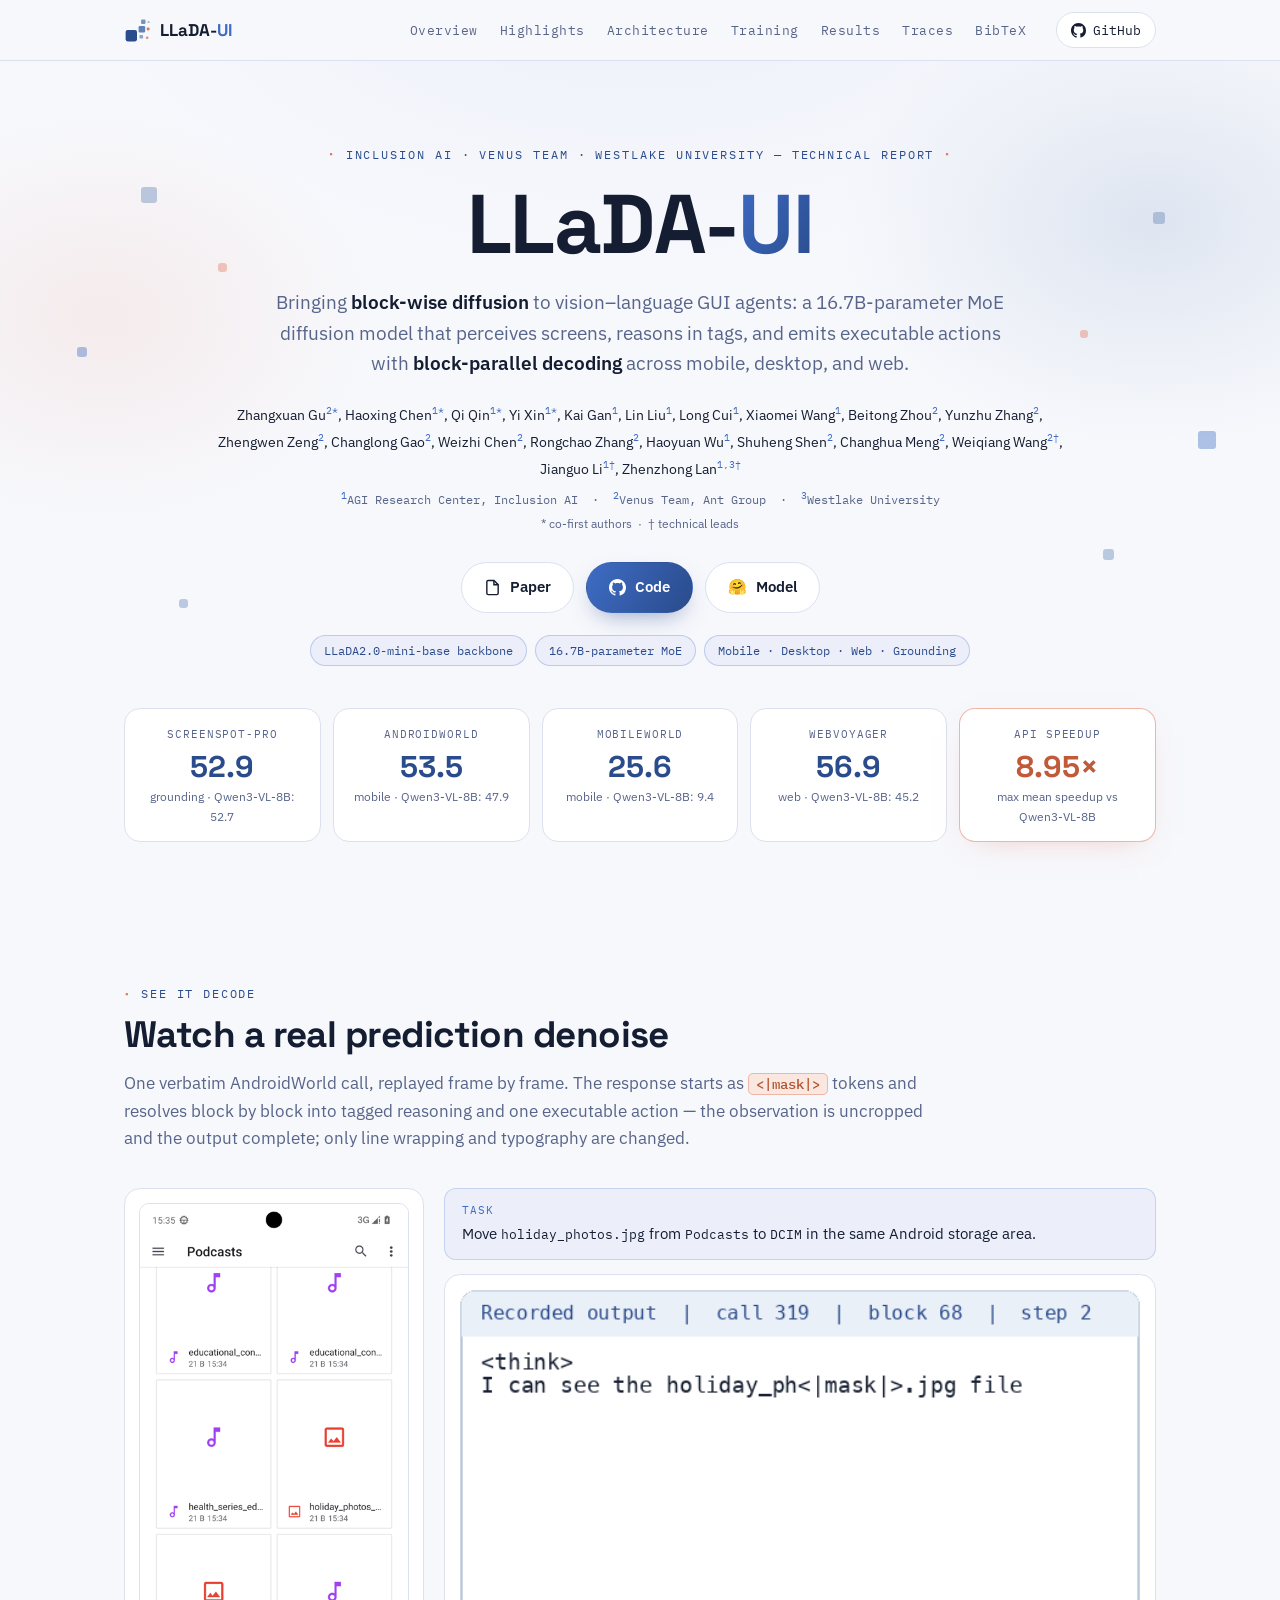
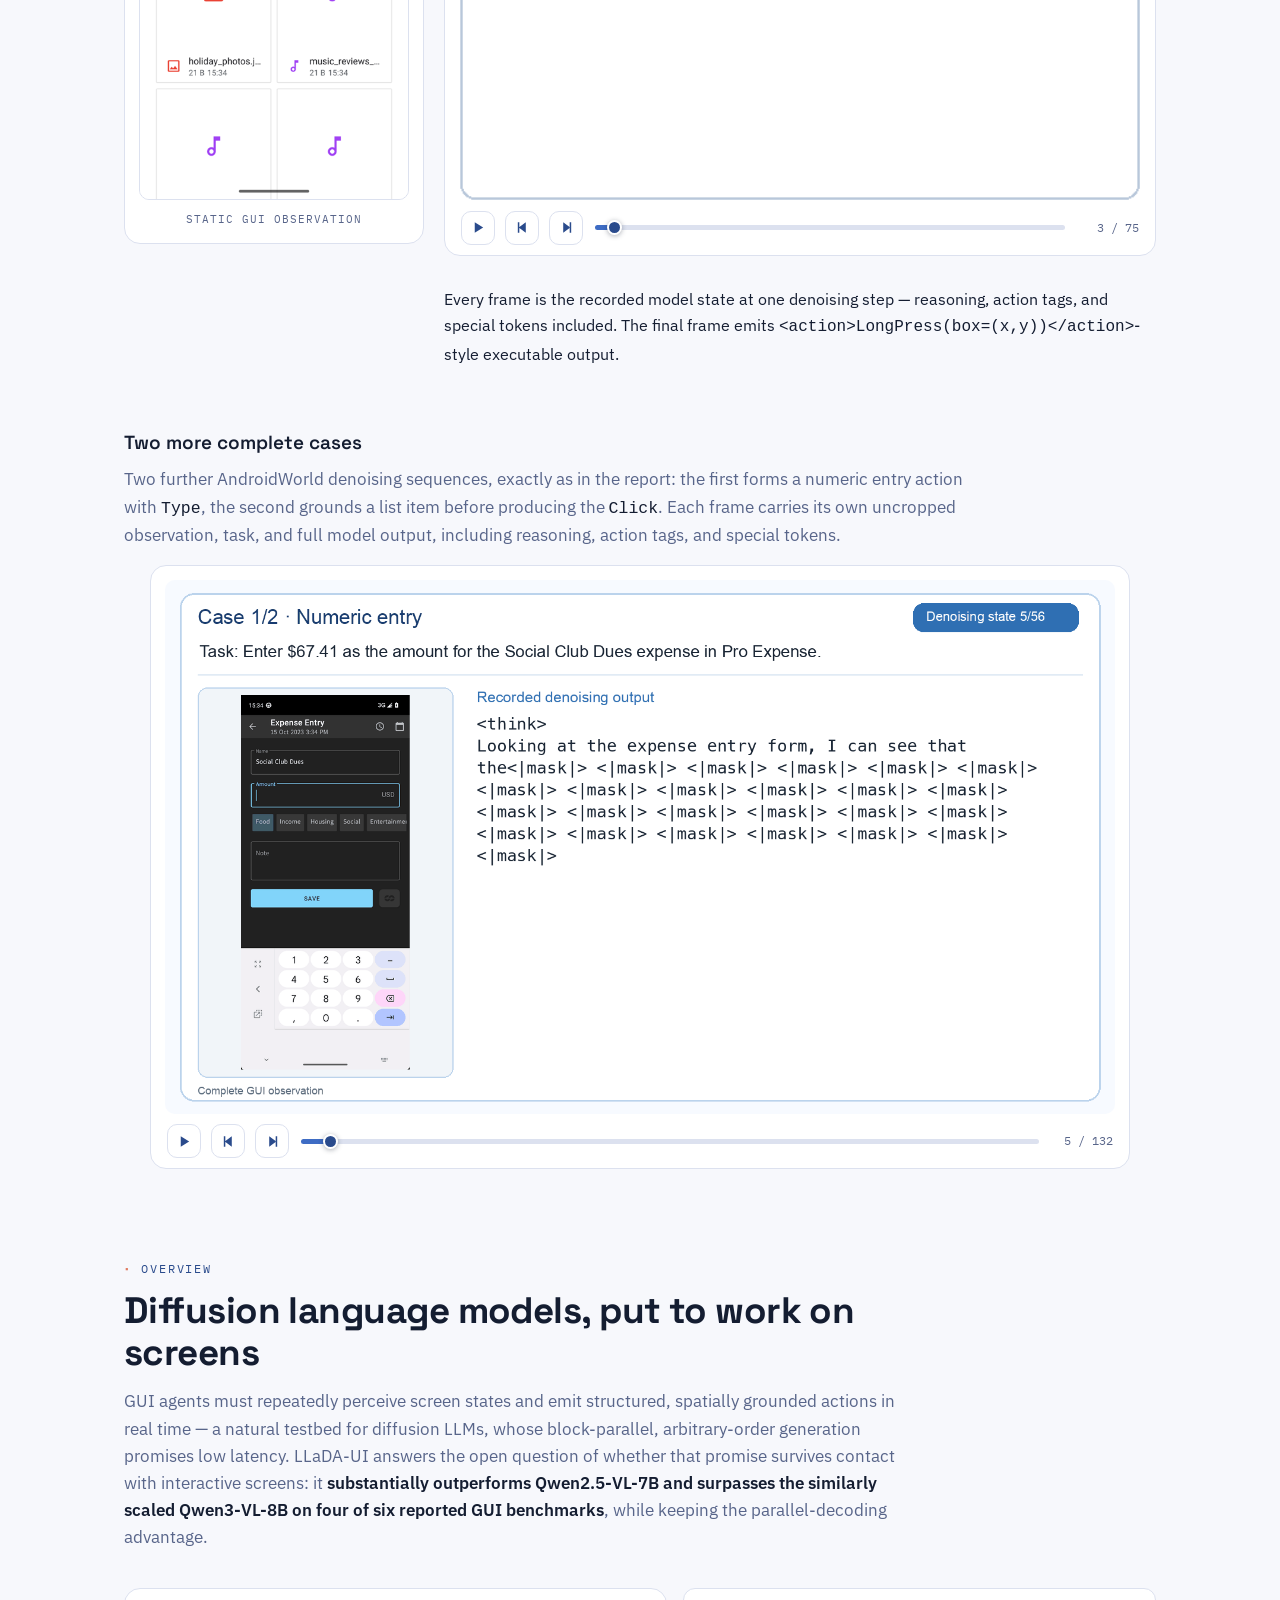
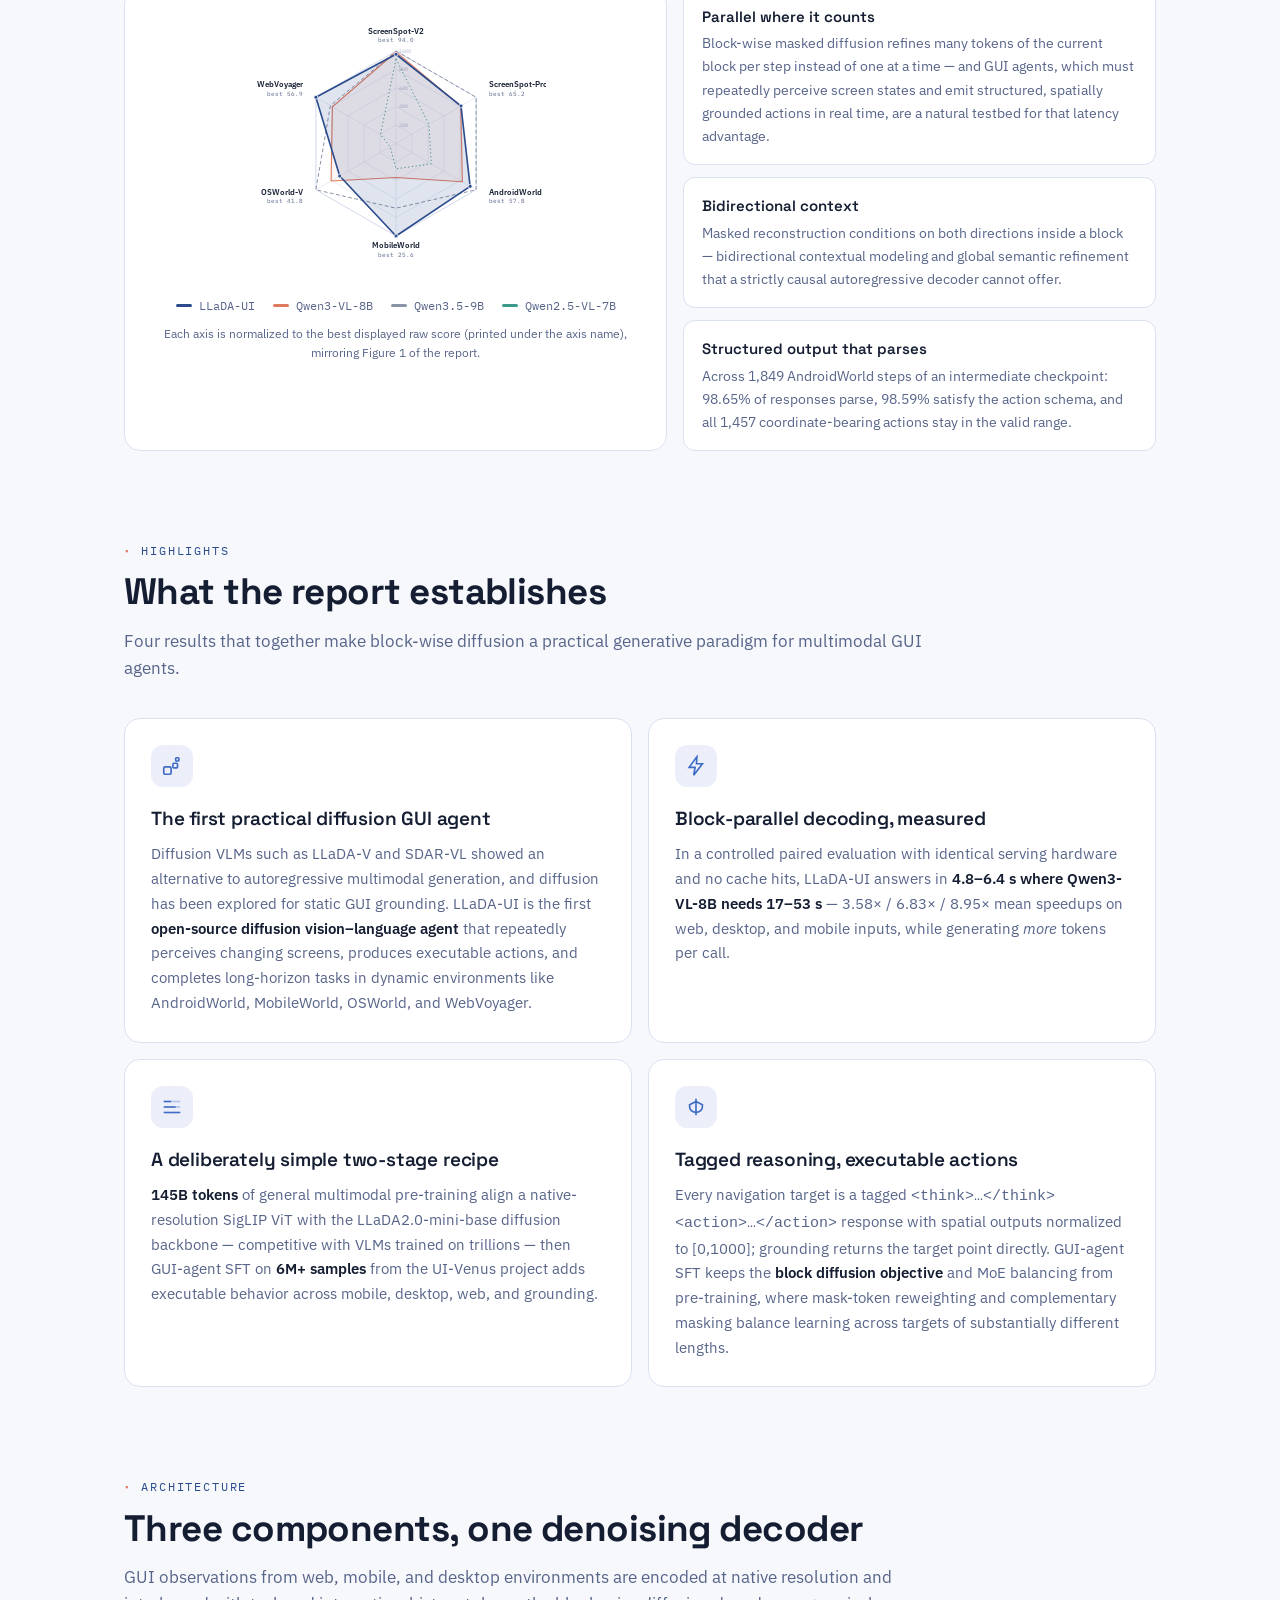
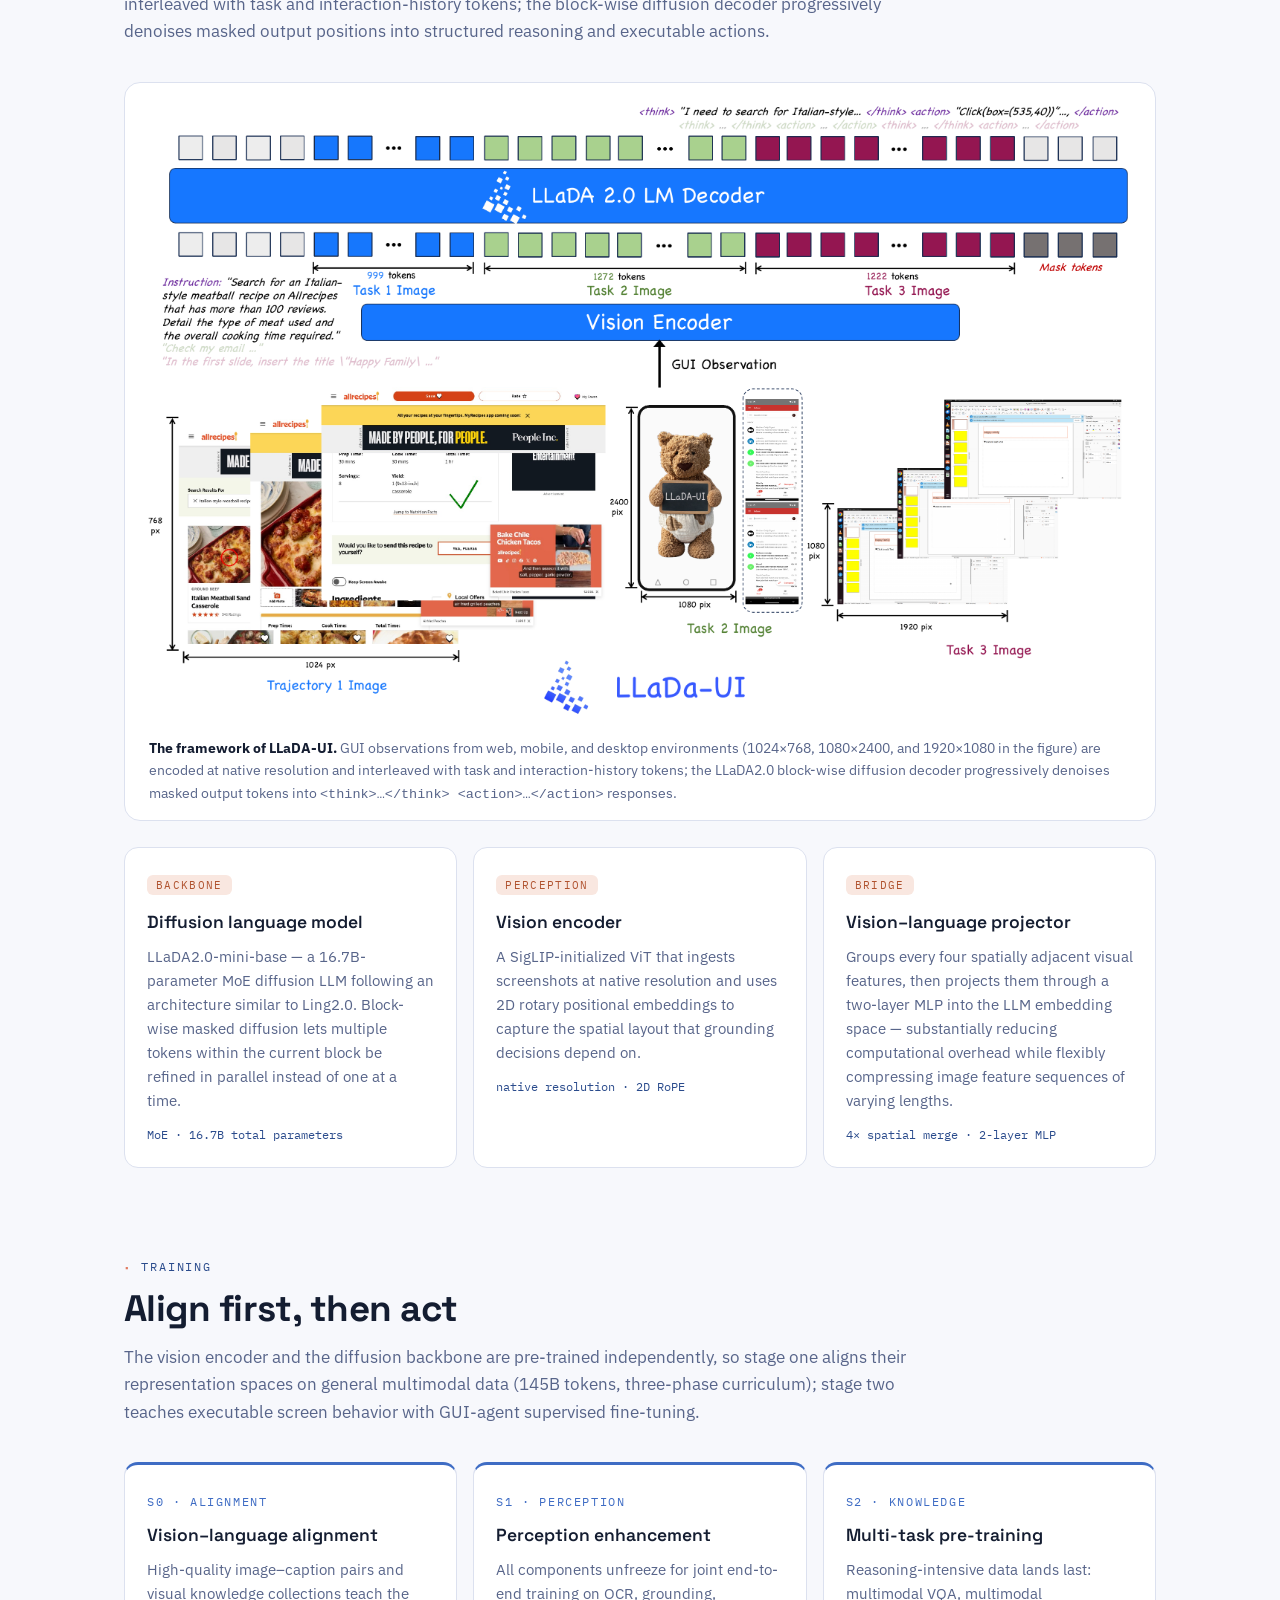
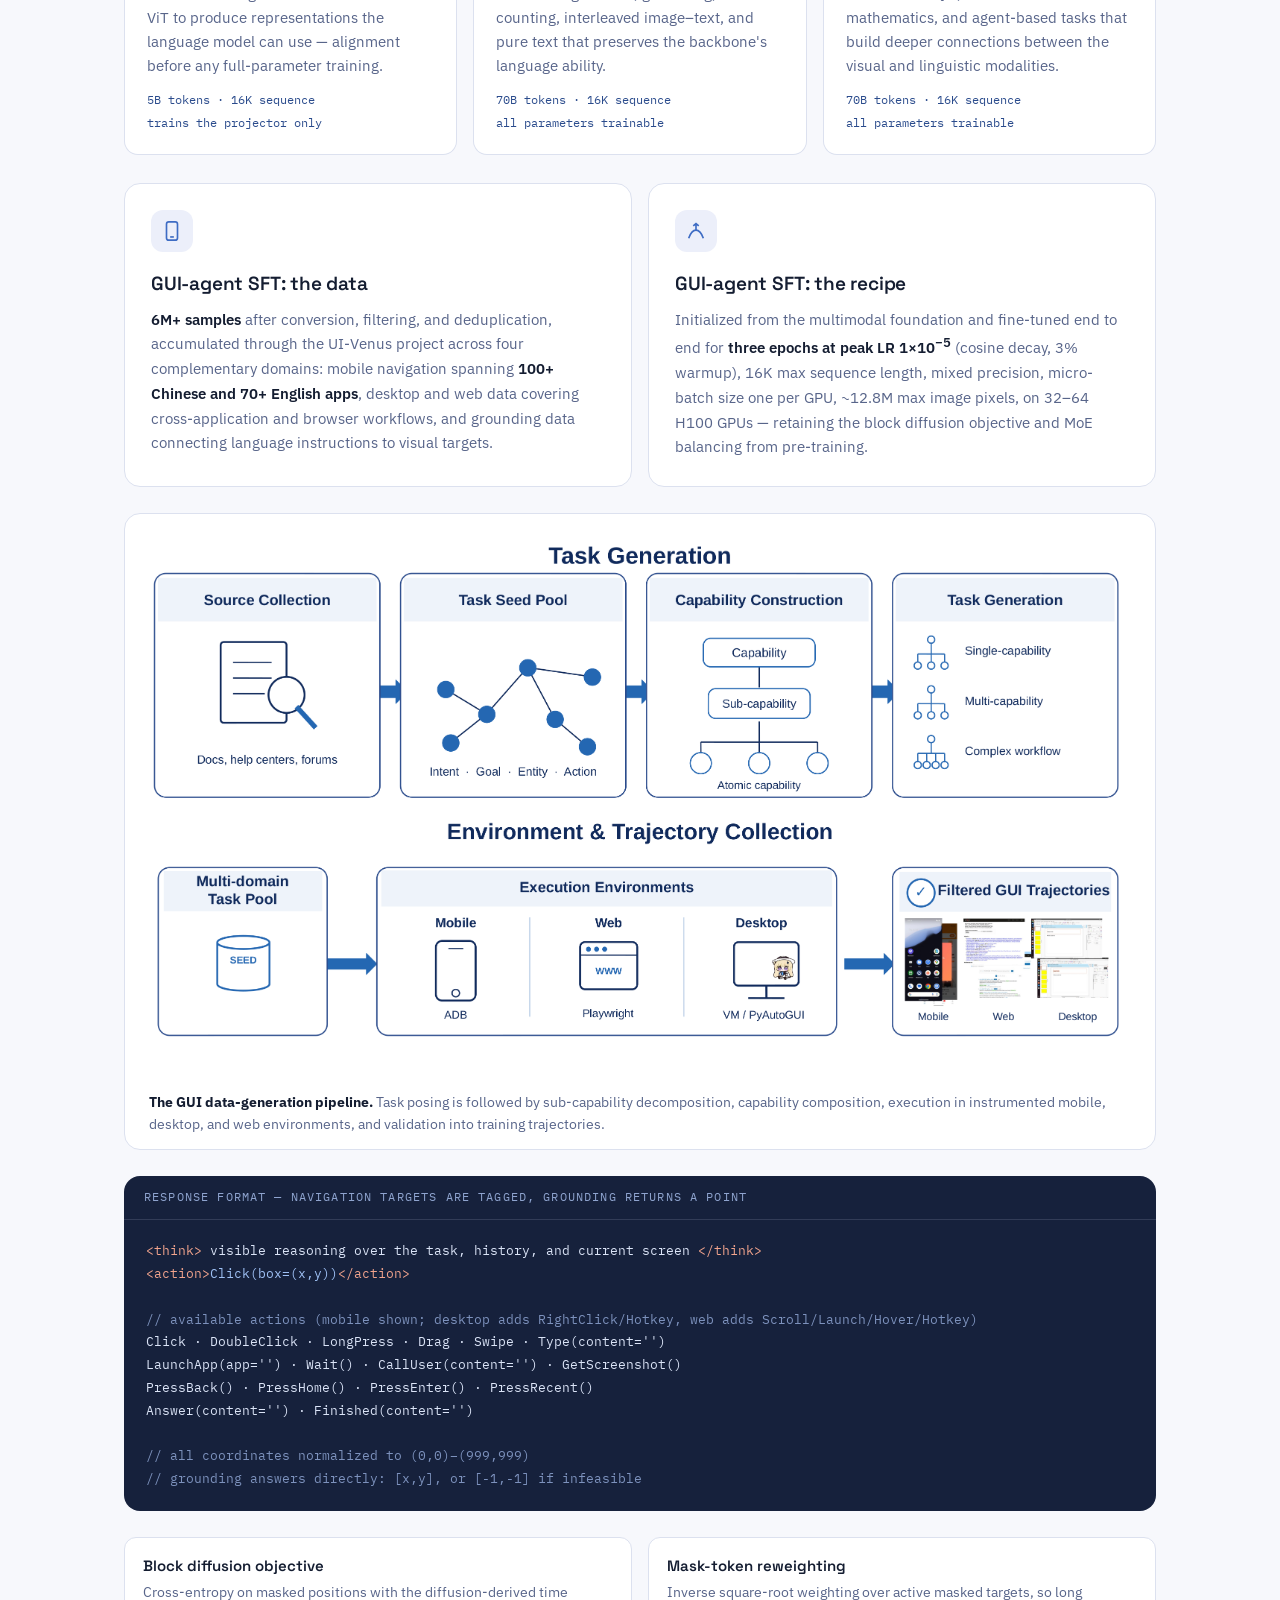
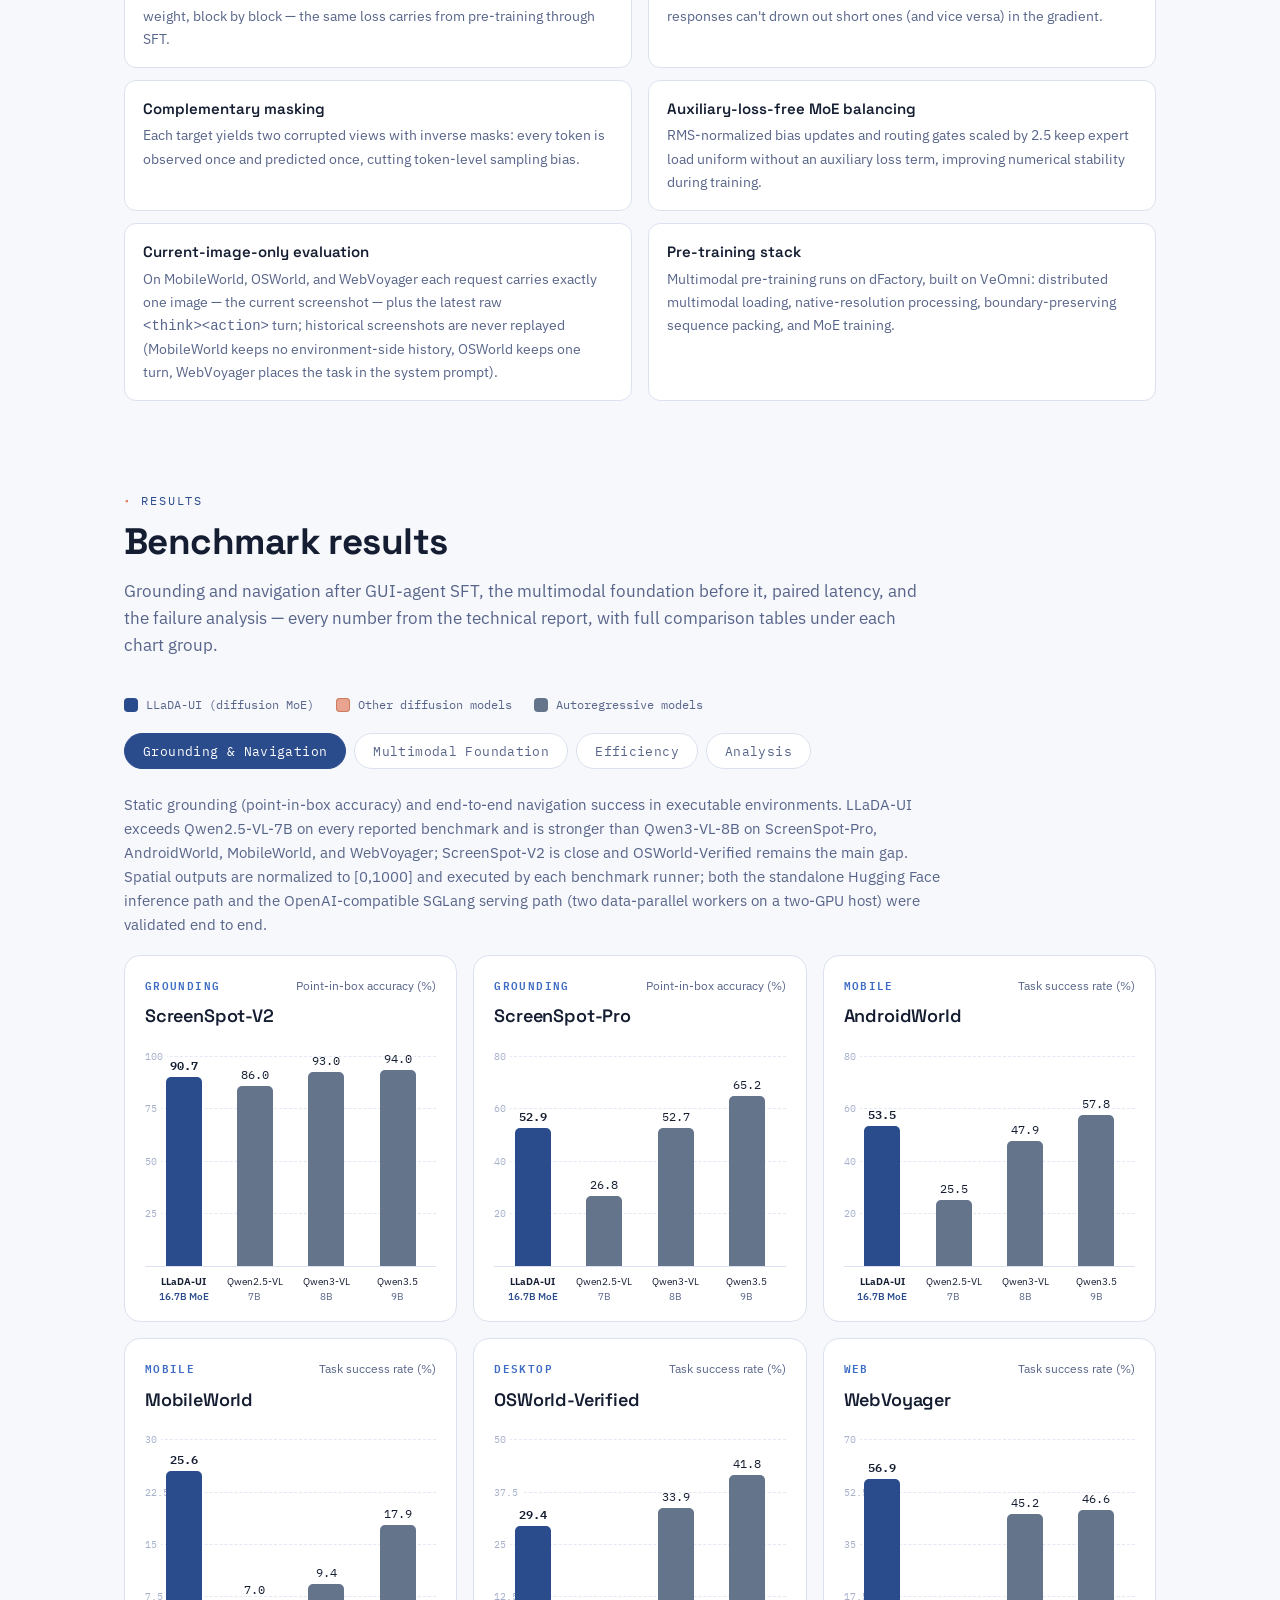
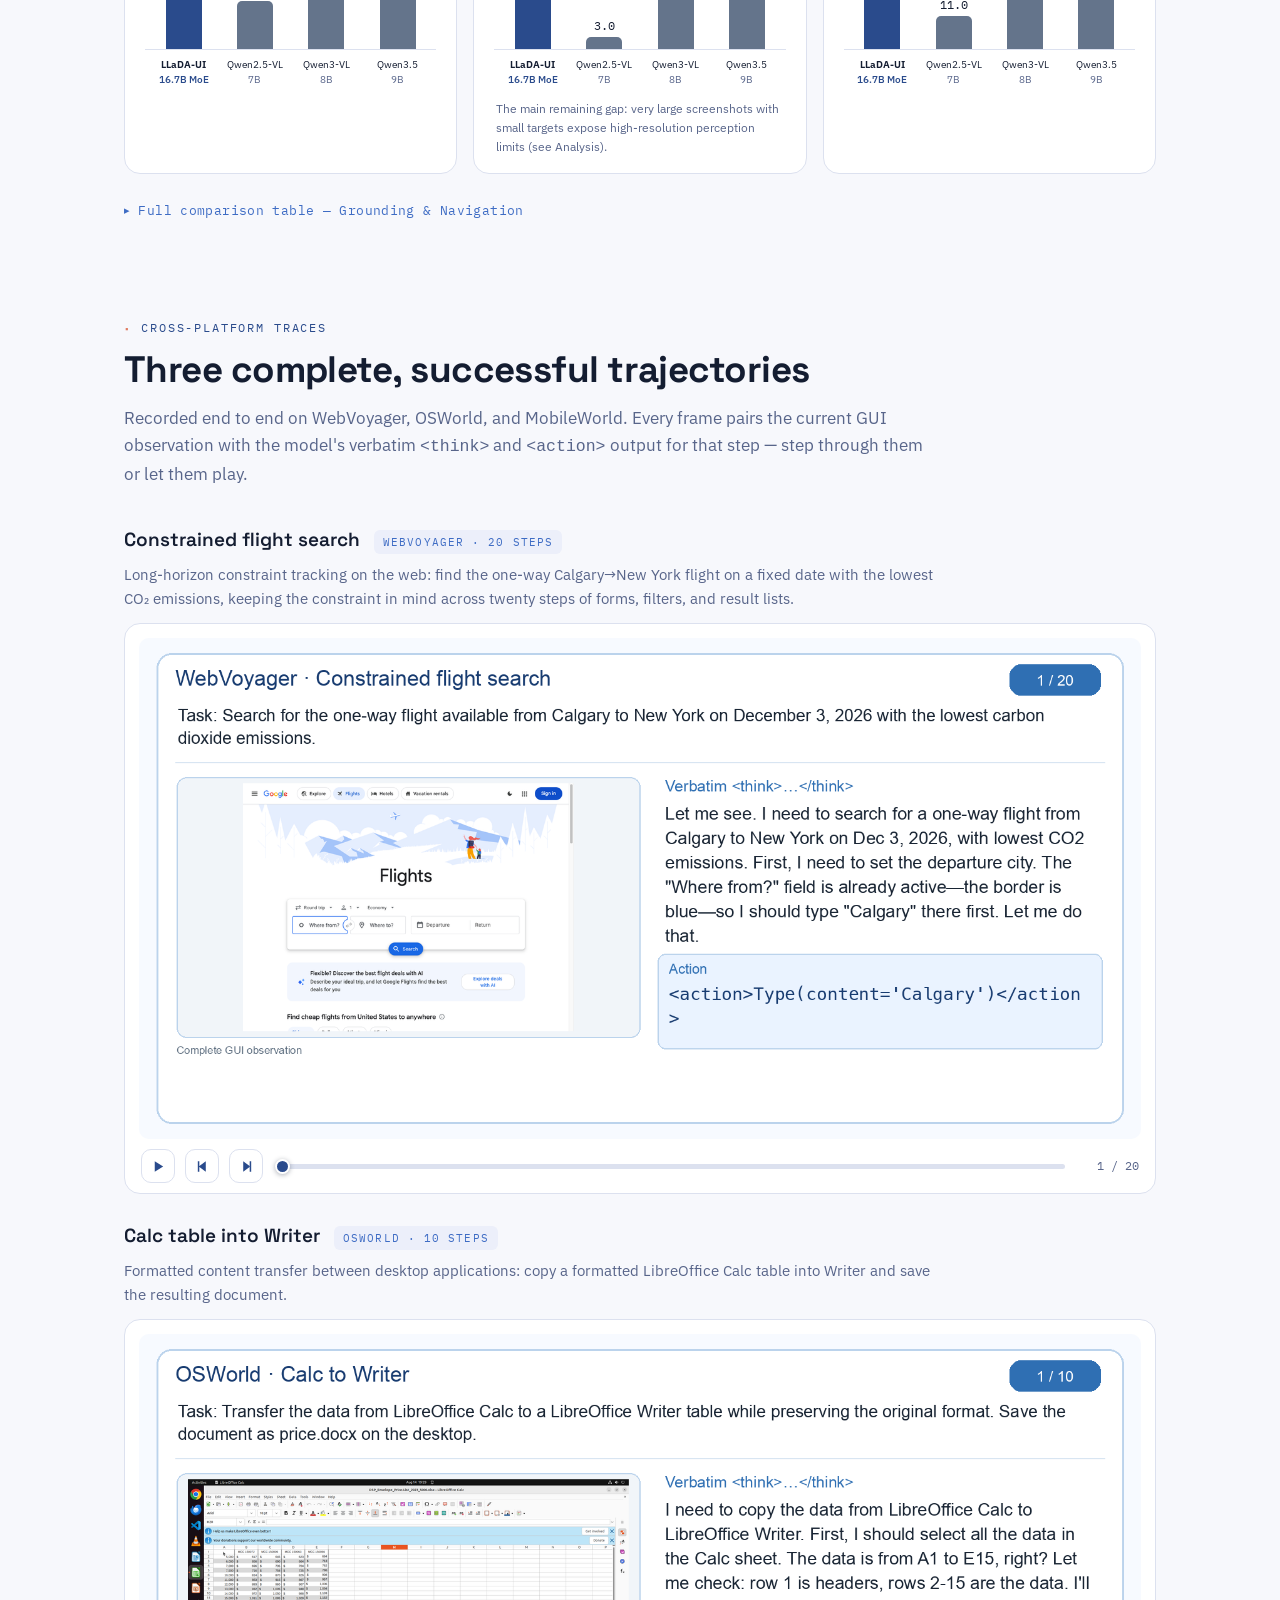
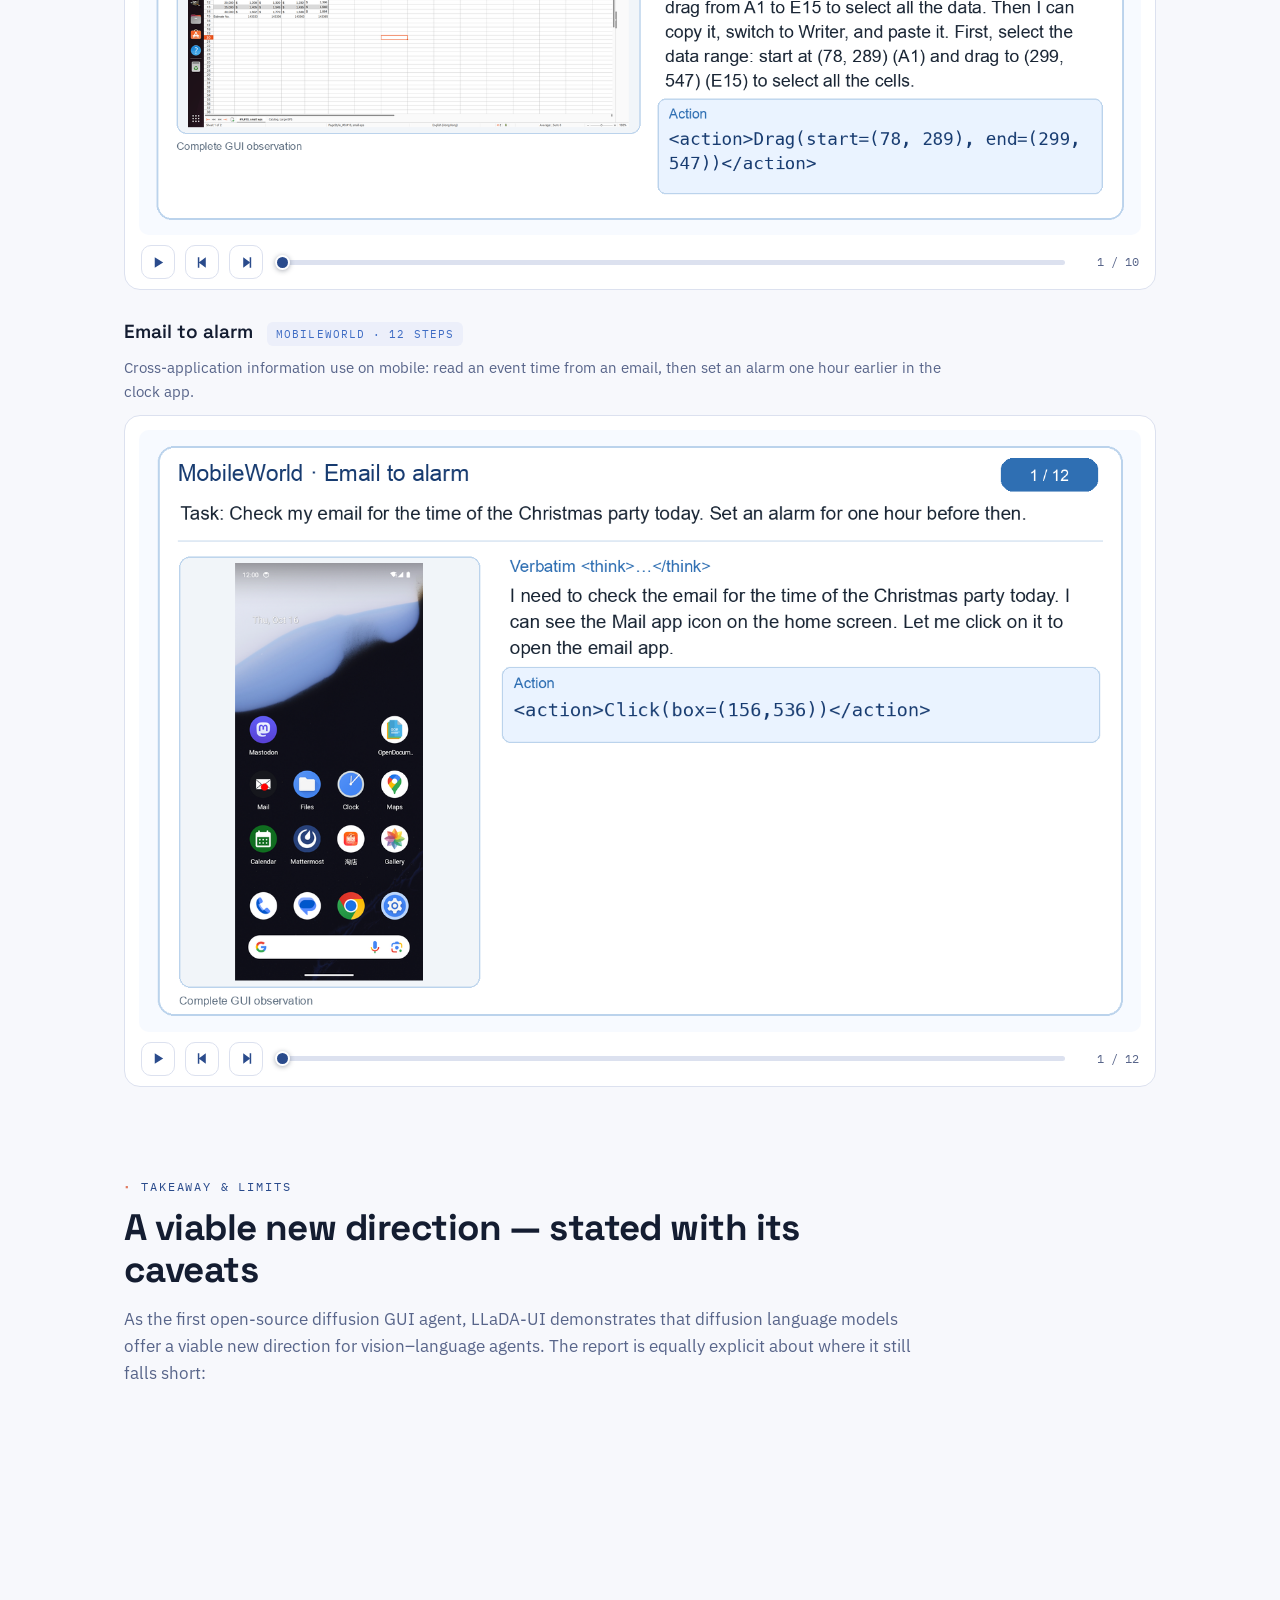
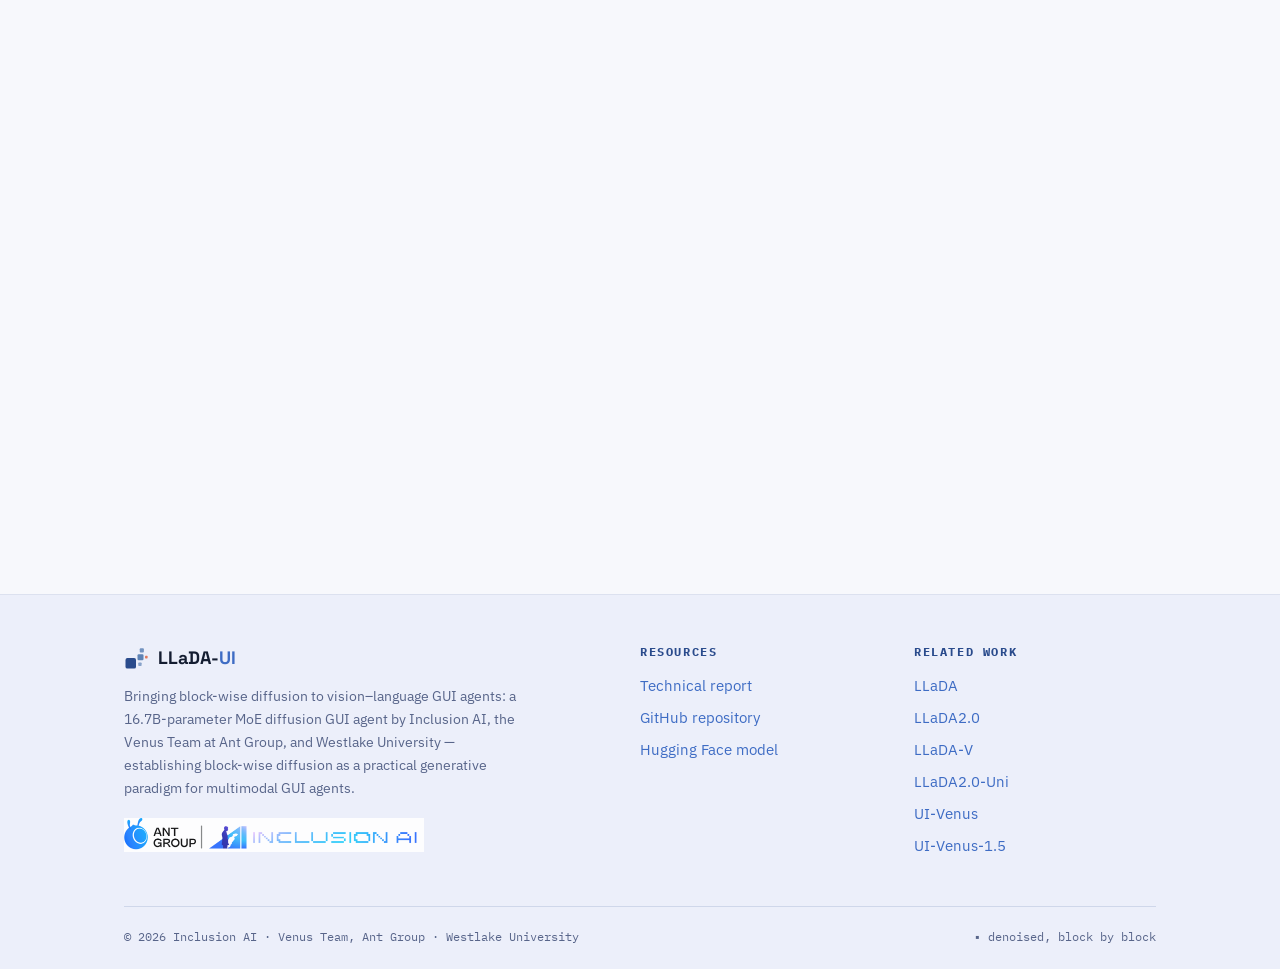
<file: index.html>
<!DOCTYPE html>
<html lang="en">
<head>
  <meta charset="utf-8">
  <meta name="viewport" content="width=device-width, initial-scale=1">
  <title>LLaDA-UI: Bringing Block-wise Diffusion to Vision-Language GUI Agents</title>
  <meta name="description" content="LLaDA-UI is a 16.7B-parameter MoE-based, block-wise diffusion vision–language GUI agent — the first open-source diffusion GUI agent, surpassing Qwen3-VL-8B on four of six reported GUI benchmarks — by Inclusion AI, the Venus Team at Ant Group, and Westlake University.">
  <link rel="icon" type="image/png" href="static/images/favicon.png">

  <!-- Open Graph -->
  <meta property="og:title" content="LLaDA-UI: Bringing Block-wise Diffusion to Vision-Language GUI Agents">
  <meta property="og:description" content="Block-parallel decoding, bidirectional context, executable GUI actions: diffusion language models as practical multimodal GUI agents, up to 8.95× faster than Qwen3-VL-8B by mean non-cached API latency.">
  <meta property="og:type" content="website">
  <meta property="og:image" content="static/images/framework.png">

  <link rel="preconnect" href="https://fonts.googleapis.com">
  <link rel="preconnect" href="https://fonts.gstatic.com" crossorigin>
  <link href="https://fonts.googleapis.com/css2?family=Space+Grotesk:wght@400;500;600;700&family=IBM+Plex+Sans:ital,wght@0,400;0,500;0,600;1,400&family=IBM+Plex+Mono:wght@400;500;600&display=swap" rel="stylesheet">
  <link rel="stylesheet" href="static/css/base.css">
  <link rel="stylesheet" href="static/css/layout.css">
  <link rel="stylesheet" href="static/css/components.css">
  <link rel="stylesheet" href="static/css/charts.css">
  <link rel="stylesheet" href="static/css/player.css">
</head>
<body>

  <!-- ======================= Navigation ======================= -->
  <nav class="nav">
    <div class="wrap nav-inner">
      <a class="brand" href="#top">
        <!-- Dissolving mask-token mark, from the report's own LLaDA-UI glyph -->
        <svg viewBox="0 0 32 32" aria-hidden="true">
          <rect x="2" y="16" width="14" height="14" rx="2.5" fill="#2a4b8c"/>
          <rect x="18" y="11" width="8" height="8" rx="1.6" fill="#5e83b5"/>
          <rect x="21" y="3" width="5.5" height="5.5" rx="1.2" fill="#5e83b5" opacity="0.85"/>
          <rect x="28" y="13" width="3.5" height="3.5" rx="1" fill="#e07a5f"/>
          <rect x="19" y="22" width="4.5" height="4.5" rx="1" fill="#5e83b5" opacity="0.7"/>
          <rect x="27" y="24" width="3" height="3" rx="0.8" fill="#e07a5f" opacity="0.8"/>
          <rect x="29" y="5" width="2.5" height="2.5" rx="0.7" fill="#5e83b5" opacity="0.55"/>
        </svg>
        <span>LLaDA-<span class="ui">UI</span></span>
      </a>
      <div class="nav-links">
        <a href="#overview">Overview</a>
        <a href="#highlights">Highlights</a>
        <a href="#architecture">Architecture</a>
        <a href="#training">Training</a>
        <a href="#results">Results</a>
        <a href="#traces">Traces</a>
        <a href="#bibtex">BibTeX</a>
      </div>
      <a class="nav-gh" href="https://github.com/inclusionAI/LLaDA-UI" target="_blank" rel="noopener">
        <svg viewBox="0 0 16 16" fill="currentColor" aria-hidden="true"><path d="M8 0C3.58 0 0 3.58 0 8c0 3.54 2.29 6.53 5.47 7.59.4.07.55-.17.55-.38 0-.19-.01-.82-.01-1.49-2.01.37-2.53-.49-2.69-.94-.09-.23-.48-.94-.82-1.13-.28-.15-.68-.52-.01-.53.63-.01 1.08.58 1.23.82.72 1.21 1.87.87 2.33.66.07-.52.28-.87.51-1.07-1.78-.2-3.64-.89-3.64-3.95 0-.87.31-1.59.82-2.15-.08-.2-.36-1.02.08-2.12 0 0 .67-.21 2.2.82.64-.18 1.32-.27 2-.27s1.36.09 2 .27c1.53-1.04 2.2-.82 2.2-.82.44 1.1.16 1.92.08 2.12.51.56.82 1.27.82 2.15 0 3.07-1.87 3.75-3.65 3.95.29.25.54.73.54 1.48 0 1.07-.01 1.93-.01 2.2 0 .21.15.46.55.38A8.01 8.01 0 0 0 16 8c0-4.42-3.58-8-8-8"/></svg>
        GitHub
      </a>
    </div>
  </nav>

  <!-- ======================= Hero ======================= -->
  <header class="hero" id="top">
    <!-- floating mask tokens (signature glyph) -->
    <span class="mtoken steel" style="width:16px;height:16px;top:15%;left:11%;animation-delay:0s" aria-hidden="true"></span>
    <span class="mtoken indigo" style="width:10px;height:10px;top:34%;left:6%;animation-delay:1.4s" aria-hidden="true"></span>
    <span class="mtoken warm" style="width:9px;height:9px;top:24%;left:17%;animation-delay:2.6s" aria-hidden="true"></span>
    <span class="mtoken steel" style="width:12px;height:12px;top:18%;right:9%;animation-delay:0.8s" aria-hidden="true"></span>
    <span class="mtoken indigo" style="width:18px;height:18px;top:44%;right:5%;animation-delay:2.2s" aria-hidden="true"></span>
    <span class="mtoken warm" style="width:8px;height:8px;top:32%;right:15%;animation-delay:3.4s" aria-hidden="true"></span>
    <span class="mtoken steel" style="width:9px;height:9px;top:64%;left:14%;animation-delay:3s" aria-hidden="true"></span>
    <span class="mtoken steel" style="width:11px;height:11px;top:58%;right:13%;animation-delay:1.9s" aria-hidden="true"></span>

    <div class="wrap hero-inner">
      <span class="eyebrow">Inclusion AI · Venus Team · Westlake University — Technical Report</span>
      <h1 data-denoise="chars" data-delay="300" data-block-dur="1000">LLaDA-<span class="ui">UI</span></h1>
      <p class="tagline" data-denoise="words" data-blocks="3" data-delay="500" data-block-dur="800">
        Bringing <strong>block-wise diffusion</strong> to vision&ndash;language GUI agents: a
        16.7B-parameter MoE diffusion model that perceives screens, reasons in tags, and emits
        executable actions with <strong>block-parallel decoding</strong> across mobile, desktop, and web.
      </p>

      <p class="authors">
        Zhangxuan Gu<sup>2*</sup>, Haoxing Chen<sup>1*</sup>, Qi Qin<sup>1*</sup>, Yi Xin<sup>1*</sup>,
        Kai Gan<sup>1</sup>, Lin Liu<sup>1</sup>, Long Cui<sup>1</sup>, Xiaomei Wang<sup>1</sup>,
        Beitong Zhou<sup>2</sup>, Yunzhu Zhang<sup>2</sup>, Zhengwen Zeng<sup>2</sup>,
        Changlong Gao<sup>2</sup>, Weizhi Chen<sup>2</sup>, Rongchao Zhang<sup>2</sup>, Haoyuan Wu<sup>1</sup>,
        Shuheng Shen<sup>2</sup>, Changhua Meng<sup>2</sup>, Weiqiang Wang<sup>2&dagger;</sup>,
        Jianguo Li<sup>1&dagger;</sup>, Zhenzhong Lan<sup>1,3&dagger;</sup>
      </p>
      <p class="affils"><sup>1</sup>AGI Research Center, Inclusion AI &nbsp;·&nbsp; <sup>2</sup>Venus Team, Ant Group &nbsp;·&nbsp; <sup>3</sup>Westlake University</p>
      <p class="author-note">* co-first authors &nbsp;·&nbsp; &dagger; technical leads</p>

      <div class="hero-actions">
        <a class="btn btn-ghost" href="https://arxiv.org/abs/2609.13287" target="_blank" rel="noopener">
          <svg viewBox="0 0 24 24" fill="none" stroke="currentColor" stroke-width="2" aria-hidden="true"><path d="M14 2H6a2 2 0 0 0-2 2v16a2 2 0 0 0 2 2h12a2 2 0 0 0 2-2V8z"/><path d="M14 2v6h6"/></svg>
          Paper
        </a>
        <a class="btn btn-primary" href="https://github.com/inclusionAI/LLaDA-UI" target="_blank" rel="noopener">
          <svg viewBox="0 0 16 16" fill="currentColor" aria-hidden="true"><path d="M8 0C3.58 0 0 3.58 0 8c0 3.54 2.29 6.53 5.47 7.59.4.07.55-.17.55-.38 0-.19-.01-.82-.01-1.49-2.01.37-2.53-.49-2.69-.94-.09-.23-.48-.94-.82-1.13-.28-.15-.68-.52-.01-.53.63-.01 1.08.58 1.23.82.72 1.21 1.87.87 2.33.66.07-.52.28-.87.51-1.07-1.78-.2-3.64-.89-3.64-3.95 0-.87.31-1.59.82-2.15-.08-.2-.36-1.02.08-2.12 0 0 .67-.21 2.2.82.64-.18 1.32-.27 2-.27s1.36.09 2 .27c1.53-1.04 2.2-.82 2.2-.82.44 1.1.16 1.92.08 2.12.51.56.82 1.27.82 2.15 0 3.07-1.87 3.75-3.65 3.95.29.25.54.73.54 1.48 0 1.07-.01 1.93-.01 2.2 0 .21.15.46.55.38A8.01 8.01 0 0 0 16 8c0-4.42-3.58-8-8-8"/></svg>
          Code
        </a>
        <a class="btn btn-ghost" href="https://huggingface.co/inclusionAI/LLaDA-UI" target="_blank" rel="noopener">
          <span aria-hidden="true">🤗</span> Model
        </a>
      </div>

      <div class="hero-chips">
        <span class="chip">LLaDA2.0-mini-base backbone</span>
        <span class="chip">16.7B-parameter MoE</span>
        <span class="chip">Mobile · Desktop · Web · Grounding</span>
      </div>

      <div class="stats">
        <div class="stat">
          <div class="label">ScreenSpot-Pro</div>
          <div class="value">52.9</div>
          <div class="note">grounding · Qwen3-VL-8B: 52.7</div>
        </div>
        <div class="stat">
          <div class="label">AndroidWorld</div>
          <div class="value">53.5</div>
          <div class="note">mobile · Qwen3-VL-8B: 47.9</div>
        </div>
        <div class="stat">
          <div class="label">MobileWorld</div>
          <div class="value">25.6</div>
          <div class="note">mobile · Qwen3-VL-8B: 9.4</div>
        </div>
        <div class="stat">
          <div class="label">WebVoyager</div>
          <div class="value">56.9</div>
          <div class="note">web · Qwen3-VL-8B: 45.2</div>
        </div>
        <div class="stat highlight">
          <div class="label">API speedup</div>
          <div class="value">8.95×</div>
          <div class="note">max mean speedup vs Qwen3-VL-8B</div>
        </div>
      </div>
    </div>
  </header>

  <main>

    <!-- ======================= Denoising showcase ======================= -->
    <section class="section" id="denoising">
      <div class="wrap">
        <div class="section-head" data-reveal>
          <span class="eyebrow">See it decode</span>
          <h2>Watch a real prediction denoise</h2>
          <p class="lede">
            One verbatim AndroidWorld call, replayed frame by frame. The response starts as
            <span class="mask-chip">&lt;|mask|&gt;</span> tokens and resolves block by block into tagged
            reasoning and one executable action — the observation is uncropped and the output complete; only
            line wrapping and typography are changed.
          </p>
        </div>

        <div class="denoise-grid" data-reveal>
          <div class="denoise-obs">
            <img src="static/images/case10-input.png" alt="Static Android screenshot: a file manager showing the Podcasts folder with holiday_photos.jpg" loading="lazy">
            <div class="obs-label">Static GUI observation</div>
          </div>
          <div class="denoise-main">
            <div class="denoise-task">
              <span class="task-tag">Task</span>
              Move <code>holiday_photos.jpg</code> from <code>Podcasts</code> to <code>DCIM</code> in the
              same Android storage area.
            </div>
            <div class="player" data-player
                 data-pattern="static/images/denoise/frame-{i}.png"
                 data-frames="75" data-fps="3" data-autoplay="1"
                 data-label="Denoising sequence">
            </div>
            <p class="player-foot">
              Every frame is the recorded model state at one denoising step — reasoning, action tags, and
              special tokens included. The final frame emits
              <code>&lt;action&gt;LongPress(box=(x,y))&lt;/action&gt;</code>-style executable output.
            </p>
          </div>
        </div>

        <div class="denoise-more" data-reveal>
          <h3>Two more complete cases</h3>
          <p class="lede">
            Two further AndroidWorld denoising sequences, exactly as in the report: the first forms a numeric
            entry action with <code>Type</code>, the second grounds a list item before producing the
            <code>Click</code>. Each frame carries its own uncropped observation, task, and full model output,
            including reasoning, action tags, and special tokens.
          </p>
          <div class="player" data-player
               data-pattern="static/images/denoise-cases/frame-{i}.png"
               data-frames="132" data-fps="3" data-autoplay="1"
               data-label="Two complete diffusion-decoding cases">
          </div>
        </div>
      </div>
    </section>

    <!-- ======================= Overview ======================= -->
    <section class="section" id="overview">
      <div class="wrap">
        <div class="section-head" data-reveal>
          <span class="eyebrow">Overview</span>
          <h2>Diffusion language models, put to work on screens</h2>
          <p class="lede">
            GUI agents must repeatedly perceive screen states and emit structured, spatially grounded
            actions in real time — a natural testbed for diffusion LLMs, whose block-parallel,
            arbitrary-order generation promises low latency. LLaDA-UI answers the open question of whether
            that promise survives contact with interactive screens: it <strong>substantially outperforms
            Qwen2.5-VL-7B and surpasses the similarly scaled Qwen3-VL-8B on four of six reported GUI
            benchmarks</strong>, while keeping the parallel-decoding advantage.
          </p>
        </div>

        <div class="radar-grid" data-reveal>
          <div class="radar-card">
            <div id="radar-host"></div>
            <div class="radar-legend">
              <span><i style="background:#2a4b8c"></i>LLaDA-UI</span>
              <span><i style="background:#e07a5f"></i>Qwen3-VL-8B</span>
              <span><i style="background:#8a94a6"></i>Qwen3.5-9B</span>
              <span><i style="background:#3d9a8b"></i>Qwen2.5-VL-7B</span>
            </div>
            <p class="radar-foot">
              Each axis is normalized to the best displayed raw score (printed under the axis name),
              mirroring Figure 1 of the report.
            </p>
          </div>
          <div class="overview-points">
            <div class="trick">
              <b>Parallel where it counts</b>
              Block-wise masked diffusion refines many tokens of the current block per step instead of
              one at a time — and GUI agents, which must repeatedly perceive screen states and emit structured,
              spatially grounded actions in real time, are a natural testbed for that latency advantage.
            </div>
            <div class="trick">
              <b>Bidirectional context</b>
              Masked reconstruction conditions on both directions inside a block — bidirectional contextual
              modeling and global semantic refinement that a strictly causal autoregressive decoder cannot offer.
            </div>
            <div class="trick">
              <b>Structured output that parses</b>
              Across 1,849 AndroidWorld steps of an intermediate checkpoint: 98.65% of responses parse,
              98.59% satisfy the action schema, and all 1,457 coordinate-bearing actions stay in the valid range.
            </div>
          </div>
        </div>
      </div>
    </section>

    <!-- ======================= Highlights ======================= -->
    <section class="section" id="highlights">
      <div class="wrap">
        <div class="section-head" data-reveal>
          <span class="eyebrow">Highlights</span>
          <h2>What the report establishes</h2>
          <p class="lede">
            Four results that together make block-wise diffusion a practical generative paradigm for
            multimodal GUI agents.
          </p>
        </div>

        <div class="cards">
          <div class="card" data-reveal>
            <div class="icon" aria-hidden="true">
              <svg viewBox="0 0 24 24" fill="none" stroke="currentColor" stroke-width="1.8"><rect x="3" y="13" width="8" height="8" rx="1.5"/><rect x="13" y="9" width="5" height="5" rx="1"/><rect x="16" y="3" width="3.5" height="3.5" rx="0.8"/><path d="M20.5 12.5h.01M14.5 17.5h.01"/></svg>
            </div>
            <h3>The first practical diffusion GUI agent</h3>
            <p>
              Diffusion VLMs such as LLaDA-V and SDAR-VL showed an alternative to autoregressive multimodal
              generation, and diffusion has been explored for static GUI grounding. LLaDA-UI is the
              first <strong>open-source diffusion vision&ndash;language agent</strong> that repeatedly perceives
              changing screens, produces executable actions, and completes long-horizon tasks in dynamic
              environments like AndroidWorld, MobileWorld, OSWorld, and WebVoyager.
            </p>
          </div>
          <div class="card" data-reveal>
            <div class="icon" aria-hidden="true">
              <svg viewBox="0 0 24 24" fill="none" stroke="currentColor" stroke-width="1.8"><path d="M13 2 4.5 13.5H11L9.5 22 19 9.5h-6.5L13 2z"/></svg>
            </div>
            <h3>Block-parallel decoding, measured</h3>
            <p>
              In a controlled paired evaluation with identical serving hardware and no cache hits, LLaDA-UI
              answers in <strong>4.8&ndash;6.4 s where Qwen3-VL-8B needs 17&ndash;53 s</strong> —
              3.58× / 6.83× / 8.95× mean speedups on web, desktop, and mobile inputs, while generating
              <em>more</em> tokens per call.
            </p>
          </div>
          <div class="card" data-reveal>
            <div class="icon" aria-hidden="true">
              <svg viewBox="0 0 24 24" fill="none" stroke="currentColor" stroke-width="1.8"><path d="M3 6h18M3 12h18M3 18h18" opacity="0.35"/><path d="M3 6h8M3 12h13M3 18h18"/></svg>
            </div>
            <h3>A deliberately simple two-stage recipe</h3>
            <p>
              <strong>145B tokens</strong> of general multimodal pre-training align a native-resolution SigLIP
              ViT with the LLaDA2.0-mini-base diffusion backbone — competitive with VLMs trained on
              trillions — then GUI-agent SFT on <strong>6M+ samples</strong> from the UI-Venus project adds
              executable behavior across mobile, desktop, web, and grounding.
            </p>
          </div>
          <div class="card" data-reveal>
            <div class="icon" aria-hidden="true">
              <svg viewBox="0 0 24 24" fill="none" stroke="currentColor" stroke-width="1.8"><path d="M12 3v18M12 6l7 3.5v2C19 15 16 17.5 12 18c-4-.5-7-3-7-6.5v-2L12 6z"/></svg>
            </div>
            <h3>Tagged reasoning, executable actions</h3>
            <p>
              Every navigation target is a tagged <code>&lt;think&gt;&hellip;&lt;/think&gt;<wbr>&lt;action&gt;&hellip;&lt;/action&gt;</code>
              response with spatial outputs normalized to [0,1000]; grounding returns the target point directly.
              GUI-agent SFT keeps the <strong>block diffusion objective</strong> and MoE balancing from
              pre-training, where mask-token reweighting and complementary masking balance learning across
              targets of substantially different lengths.
            </p>
          </div>
        </div>
      </div>
    </section>

    <!-- ======================= Architecture ======================= -->
    <section class="section" id="architecture">
      <div class="wrap">
        <div class="section-head" data-reveal>
          <span class="eyebrow">Architecture</span>
          <h2>Three components, one denoising decoder</h2>
          <p class="lede">
            GUI observations from web, mobile, and desktop environments are encoded at native resolution and
            interleaved with task and interaction-history tokens; the block-wise diffusion decoder
            progressively denoises masked output positions into structured reasoning and executable actions.
          </p>
        </div>

        <figure class="figure" data-reveal>
          <img src="static/images/framework.png" alt="The LLaDA-UI framework: multi-resolution GUI observations from web, mobile, and desktop pass through a native-resolution vision encoder into the LLaDA 2.0 block-wise diffusion LM decoder, which denoises mask tokens into tagged reasoning and executable actions." loading="lazy">
          <figcaption>
            <strong>The framework of LLaDA-UI.</strong> GUI observations from web, mobile, and desktop
            environments (1024&times;768, 1080&times;2400, and 1920&times;1080 in the figure) are encoded at native
            resolution and interleaved with task and interaction-history tokens; the LLaDA2.0 block-wise
            diffusion decoder progressively denoises masked output tokens into <code>&lt;think&gt;&hellip;&lt;/think&gt;
            &lt;action&gt;&hellip;&lt;/action&gt;</code> responses.
          </figcaption>
        </figure>

        <div class="arch-cards" data-reveal>
          <div class="arch-card">
            <span class="arch-tag">Backbone</span>
            <h3>Diffusion language model</h3>
            <p>
              LLaDA2.0-mini-base — a 16.7B-parameter MoE diffusion LLM following an architecture similar to
              Ling2.0. Block-wise masked diffusion lets multiple tokens within the current block be refined
              in parallel instead of one at a time.
            </p>
            <span class="arch-spec">MoE · 16.7B total parameters</span>
          </div>
          <div class="arch-card">
            <span class="arch-tag">Perception</span>
            <h3>Vision encoder</h3>
            <p>
              A SigLIP-initialized ViT that ingests screenshots at native resolution and uses 2D rotary
              positional embeddings to capture the spatial layout that grounding decisions depend on.
            </p>
            <span class="arch-spec">native resolution · 2D RoPE</span>
          </div>
          <div class="arch-card">
            <span class="arch-tag">Bridge</span>
            <h3>Vision&ndash;language projector</h3>
            <p>
              Groups every four spatially adjacent visual features, then projects them through a two-layer
              MLP into the LLM embedding space — substantially reducing computational overhead while flexibly
              compressing image feature sequences of varying lengths.
            </p>
            <span class="arch-spec">4&times; spatial merge · 2-layer MLP</span>
          </div>
        </div>
      </div>
    </section>

    <!-- ======================= Training ======================= -->
    <section class="section" id="training">
      <div class="wrap">
        <div class="section-head" data-reveal>
          <span class="eyebrow">Training</span>
          <h2>Align first, then act</h2>
          <p class="lede">
            The vision encoder and the diffusion backbone are pre-trained independently, so stage one aligns
            their representation spaces on general multimodal data (145B tokens, three-phase curriculum);
            stage two teaches executable screen behavior with GUI-agent supervised fine-tuning.
          </p>
        </div>

        <div class="stages" data-reveal>
          <div class="stage">
            <span class="stage-no">S0 · Alignment</span>
            <h3>Vision&ndash;language alignment</h3>
            <p>
              High-quality image&ndash;caption pairs and visual knowledge collections teach the ViT to produce
              representations the language model can use — alignment before any full-parameter training.
            </p>
            <ul class="stage-facts">
              <li>5B tokens · 16K sequence</li>
              <li>trains the projector only</li>
            </ul>
          </div>
          <div class="stage">
            <span class="stage-no">S1 · Perception</span>
            <h3>Perception enhancement</h3>
            <p>
              All components unfreeze for joint end-to-end training on OCR, grounding, counting, interleaved
              image&ndash;text, and pure text that preserves the backbone's language ability.
            </p>
            <ul class="stage-facts">
              <li>70B tokens · 16K sequence</li>
              <li>all parameters trainable</li>
            </ul>
          </div>
          <div class="stage">
            <span class="stage-no">S2 · Knowledge</span>
            <h3>Multi-task pre-training</h3>
            <p>
              Reasoning-intensive data lands last: multimodal VQA, multimodal mathematics, and agent-based
              tasks that build deeper connections between the visual and linguistic modalities.
            </p>
            <ul class="stage-facts">
              <li>70B tokens · 16K sequence</li>
              <li>all parameters trainable</li>
            </ul>
          </div>
        </div>

        <div class="cards" data-reveal>
          <div class="card">
            <div class="icon" aria-hidden="true">
              <svg viewBox="0 0 24 24" fill="none" stroke="currentColor" stroke-width="1.8"><rect x="6" y="2" width="12" height="20" rx="2.5"/><path d="M10 18.5h4"/></svg>
            </div>
            <h3>GUI-agent SFT: the data</h3>
            <p>
              <strong>6M+ samples</strong> after conversion, filtering, and deduplication, accumulated through the
              UI-Venus project across four complementary domains: mobile navigation spanning <strong>100+ Chinese
              and 70+ English apps</strong>, desktop and web data covering cross-application and browser
              workflows, and grounding data connecting language instructions to visual targets.
            </p>
          </div>
          <div class="card">
            <div class="icon" aria-hidden="true">
              <svg viewBox="0 0 24 24" fill="none" stroke="currentColor" stroke-width="1.8"><path d="M4 20c2-6 5-9 8-9s6 3 8 9"/><path d="M12 11V4M9 6.5 12 4l3 2.5"/></svg>
            </div>
            <h3>GUI-agent SFT: the recipe</h3>
            <p>
              Initialized from the multimodal foundation and fine-tuned end to end for <strong>three epochs at
              peak LR 1&times;10<sup>&minus;5</sup></strong> (cosine decay, 3% warmup), 16K max sequence length, mixed precision, micro-batch size one per GPU,
              ~12.8M max image pixels, on 32&ndash;64 H100 GPUs — retaining the block diffusion objective and
              MoE balancing from pre-training.
            </p>
          </div>
        </div>

        <figure class="figure" data-reveal>
          <img src="static/images/data-pipeline.png" alt="The GUI data-generation pipeline: source collection, task seed pool, capability construction, and task generation feed a multi-domain task pool executed on mobile (ADB), web (Playwright), and desktop (VM/PyAutoGUI) environments, producing filtered GUI trajectories." loading="lazy">
          <figcaption>
            <strong>The GUI data-generation pipeline.</strong> Task posing is followed by sub-capability
            decomposition, capability composition, execution in instrumented mobile, desktop, and web
            environments, and validation into training trajectories.
          </figcaption>
        </figure>

        <div class="code-block" data-reveal>
          <div class="code-head">Response format — navigation targets are tagged, grounding returns a point</div>
          <pre><span class="tk">&lt;think&gt;</span> visible reasoning over the task, history, and current screen <span class="tk">&lt;/think&gt;</span>
<span class="tk">&lt;action&gt;</span><span class="tv">Click(box=(x,y))</span><span class="tk">&lt;/action&gt;</span>

<span class="tc">// available actions (mobile shown; desktop adds RightClick/Hotkey, web adds Scroll/Launch/Hover/Hotkey)</span>
Click · DoubleClick · LongPress · Drag · Swipe · Type(content='')
LaunchApp(app='') · Wait() · CallUser(content='') · GetScreenshot()
PressBack() · PressHome() · PressEnter() · PressRecent()
Answer(content='') · Finished(content='')

<span class="tc">// all coordinates normalized to (0,0)–(999,999)</span>
<span class="tc">// grounding answers directly: [x,y], or [-1,-1] if infeasible</span></pre>
        </div>

        <div class="tricks" data-reveal>
          <div class="trick">
            <b>Block diffusion objective</b>
            Cross-entropy on masked positions with the diffusion-derived time weight, block by block —
            the same loss carries from pre-training through SFT.
          </div>
          <div class="trick">
            <b>Mask-token reweighting</b>
            Inverse square-root weighting over active masked targets, so long responses can't drown out
            short ones (and vice versa) in the gradient.
          </div>
          <div class="trick">
            <b>Complementary masking</b>
            Each target yields two corrupted views with inverse masks: every token is observed once and
            predicted once, cutting token-level sampling bias.
          </div>
          <div class="trick">
            <b>Auxiliary-loss-free MoE balancing</b>
            RMS-normalized bias updates and routing gates scaled by 2.5 keep expert load uniform without an
            auxiliary loss term, improving numerical stability during training.
          </div>
          <div class="trick">
            <b>Current-image-only evaluation</b>
            On MobileWorld, OSWorld, and WebVoyager each request carries exactly one image — the current
            screenshot — plus the latest raw <code style="white-space:nowrap">&lt;think&gt;&lt;action&gt;</code>
            turn; historical screenshots are never replayed (MobileWorld keeps no environment-side history,
            OSWorld keeps one turn, WebVoyager places the task in the system prompt).
          </div>
          <div class="trick">
            <b>Pre-training stack</b>
            Multimodal pre-training runs on dFactory, built on VeOmni: distributed multimodal loading,
            native-resolution processing, boundary-preserving sequence packing, and MoE training.
          </div>
        </div>
      </div>
    </section>

    <!-- ======================= Results ======================= -->
    <section class="section" id="results">
      <div class="wrap">
        <div class="section-head" data-reveal>
          <span class="eyebrow">Results</span>
          <h2>Benchmark results</h2>
          <p class="lede">
            Grounding and navigation after GUI-agent SFT, the multimodal foundation before it, paired
            latency, and the failure analysis — every number from the technical report, with full
            comparison tables under each chart group.
          </p>
        </div>

        <div data-reveal>
          <div class="chart-legend" aria-hidden="true">
            <span><i class="sw sw-ours"></i>LLaDA-UI (diffusion MoE)</span>
            <span><i class="sw sw-diff"></i>Other diffusion models</span>
            <span><i class="sw sw-base"></i>Autoregressive models</span>
          </div>

          <div class="tabs" role="tablist" aria-label="Result groups">
            <button class="tab-btn" role="tab" id="tab-agent" aria-controls="panel-agent" aria-selected="true">Grounding &amp; Navigation</button>
            <button class="tab-btn" role="tab" id="tab-foundation" aria-controls="panel-foundation" aria-selected="false">Multimodal Foundation</button>
            <button class="tab-btn" role="tab" id="tab-efficiency" aria-controls="panel-efficiency" aria-selected="false">Efficiency</button>
            <button class="tab-btn" role="tab" id="tab-analysis" aria-controls="panel-analysis" aria-selected="false">Analysis</button>
          </div>

          <!-- ---------- GUI agent ---------- -->
          <div class="panel" id="panel-agent" role="tabpanel" aria-labelledby="tab-agent">
            <p class="panel-note">
              Static grounding (point-in-box accuracy) and end-to-end navigation success in executable
              environments. LLaDA-UI exceeds Qwen2.5-VL-7B on every reported benchmark and is stronger than
              Qwen3-VL-8B on ScreenSpot-Pro, AndroidWorld, MobileWorld, and WebVoyager; ScreenSpot-V2 is
              close and OSWorld-Verified remains the main gap. Spatial outputs are normalized to [0,1000] and
              executed by each benchmark runner; both the standalone Hugging Face inference path and the
              OpenAI-compatible SGLang serving path (two data-parallel workers on a two-GPU host) were
              validated end to end.
            </p>
            <div class="chart-grid" data-charts="agent"></div>
            <details class="full-table" data-src="partials/tables/agent.html">
              <summary>Full comparison table — Grounding &amp; Navigation</summary>
            </details>
          </div>

          <!-- ---------- Foundation ---------- -->
          <div class="panel" id="panel-foundation" role="tabpanel" aria-labelledby="tab-foundation" hidden>
            <p class="panel-note">
              The foundation checkpoint before GUI-agent SFT, trained on just 145B multimodal tokens
              (Qwen2.5-VL: 4.1T; Qwen3-VL: 2.2T), sets a new state of the art among diffusion MLLMs (leading
              on 18 of 22 benchmarks) —
              relative gains of 12.8% / 13.6% / 31.1% over SDAR-VL-8B on MathVista, MathVision, and MathVerse,
              and 2.5% / 8.6% / 17.8% on ChartQA, CharXiv-DQ, and OCRBench.
              Six representative benchmarks below; all 22 in the full table.
            </p>
            <div class="chart-grid" data-charts="foundation"></div>
            <details class="full-table" data-src="partials/tables/foundation.html">
              <summary>Full comparison table — General multimodal (22 benchmarks)</summary>
            </details>
          </div>

          <!-- ---------- Efficiency ---------- -->
          <div class="panel" id="panel-efficiency" role="tabpanel" aria-labelledby="tab-efficiency" hidden>
            <p class="panel-note">
              Paired non-cached API latency against Qwen3-VL-8B: both models on four H100 GPUs, 2,048-token
              generation cap, normal EOS stopping, model wall-clock time only (environment reset and action
              execution excluded), five non-cache-hit calls per domain — exact Qwen replays that hit its serving
              cache are excluded, and visually equivalent screenshots with different PNG hashes complete its
              non-cached sample sets. LLaDA-UI generates more tokens per call and still answers several times sooner.
            </p>
            <div class="chart-grid" data-charts="efficiency"></div>
            <div class="split-grid" style="margin-top:16px">
              <div class="callout">
                <span class="cap">Mean speedup on mobile inputs</span>
                <div class="big"><span class="count-up" data-target="8.95">8.95</span><small>×</small></div>
                <p>
                  5.9 s versus 53.0 s mean latency per call on MobileWorld inputs. Median speedups across web,
                  desktop, and mobile: 3.43×, 6.78×, and 8.81×.
                </p>
              </div>
              <p class="section-footnote" style="margin:0">
                Qwen3-VL-8B also has an exact-replay cache-hit mode (0.890&ndash;1.284 s on Web, 1.444 s on
                OSWorld, 1.746&ndash;1.794 s on MobileWorld) that the evaluated
                LLaDA-UI SGLang stack does not expose; it is reported separately in the paper because normal
                GUI interaction produces a new screenshot at each step. These
                fixed-input measurements characterize per-call latency rather than serving throughput.
              </p>
            </div>
          </div>

          <!-- ---------- Analysis ---------- -->
          <div class="panel" id="panel-analysis" role="tabpanel" aria-labelledby="tab-analysis" hidden>
            <p class="panel-note">
              A complete 116-task AndroidWorld evaluation of an intermediate LLaDA-UI checkpoint (1,849 model
              steps; diagnostics separate from the final benchmark results) shows the model reliably obeys
              the structured format — failures come from long-horizon recovery and high-resolution grounding,
              not malformed output.
            </p>

            <div class="tiles">
              <div class="tile">
                <div class="t-val">51.72%</div>
                <div class="t-label">Task success</div>
                <div class="t-sub">60 / 116 tasks</div>
              </div>
              <div class="tile">
                <div class="t-val">98.65%</div>
                <div class="t-label">Parse rate</div>
                <div class="t-sub">1,824 / 1,849 steps</div>
              </div>
              <div class="tile">
                <div class="t-val">98.59%</div>
                <div class="t-label">Schema-valid</div>
                <div class="t-sub">1,823 / 1,849 steps</div>
              </div>
              <div class="tile">
                <div class="t-val">100%</div>
                <div class="t-label">Coordinates in range</div>
                <div class="t-sub">1,457 / 1,457 actions</div>
              </div>
              <div class="tile warm">
                <div class="t-val">18.82%</div>
                <div class="t-label">Exact repetition</div>
                <div class="t-sub">348 / 1,849 steps</div>
              </div>
              <div class="tile">
                <div class="t-val">1.30%</div>
                <div class="t-label">Multiple actions</div>
                <div class="t-sub">main residual format error</div>
              </div>
            </div>

            <div class="chart-grid" data-charts="analysis" style="margin-top:16px"></div>

            <h3 style="font-family:var(--font-display);font-weight:600;font-size:19px;margin:34px 0 10px">
              Decoding ablation — AndroidWorld, intermediate checkpoint
            </h3>
            <div class="table-card">
              <div class="table-scroll">
                <table>
                  <thead>
                    <tr>
                      <th>Decode setting</th>
                      <th>EOS policy</th>
                      <th>Block</th>
                      <th>Steps</th>
                      <th>Success</th>
                      <th>Avg. actions</th>
                    </tr>
                  </thead>
                  <tbody>
                    <tr><td>Baseline</td><td>Early stop</td><td>32</td><td>32</td><td>42.7% (50/116)</td><td>14.9</td></tr>
                    <tr><td>Two-stage decoding</td><td>Early stop</td><td>32</td><td>32</td><td>50.9% (58/115)</td><td>13.7</td></tr>
                    <tr class="ours"><td>No-EOS</td><td>Disabled</td><td>32</td><td>32</td><td><span class="best">52.6% (61/116)</span></td><td>15.8</td></tr>
                    <tr><td>Larger block / fewer steps</td><td>Default</td><td>64</td><td>16</td><td>33.0% (38/115)</td><td>15.1</td></tr>
                  </tbody>
                </table>
              </div>
              <div class="table-foot">
                Task split, prompt, action parser, and maximum environment steps held fixed. Disabling EOS
                early stopping gains +9.9 points — early termination can interrupt the formation of a parseable
                action, though the setting should still be validated for the released model — while coarsening
                blocks and cutting refinement rounds (64 / 16) loses 9.7 points: interactive reliability is
                sensitive to the block-size / denoising-steps trade-off.
              </div>
            </div>

            <p class="section-footnote">
              Where the failures live: exact repetition rises from 5.41% of steps in successful trajectories
              to 26.70% in failed ones, and success drops from 62.96% on tasks needing at most five optimal
              actions to 14.29% beyond twenty. On OSWorld a different bottleneck dominates — much larger
              screenshots with smaller targets expose insufficient high-resolution perception and inaccurate
              pointing.
            </p>
          </div>
        </div>
      </div>
    </section>

    <!-- ======================= Agent traces ======================= -->
    <section class="section" id="traces">
      <div class="wrap">
        <div class="section-head" data-reveal>
          <span class="eyebrow">Cross-platform traces</span>
          <h2>Three complete, successful trajectories</h2>
          <p class="lede">
            Recorded end to end on WebVoyager, OSWorld, and MobileWorld. Every frame pairs the current GUI
            observation with the model's verbatim <code>&lt;think&gt;</code> and <code>&lt;action&gt;</code>
            output for that step — step through them or let them play.
          </p>
        </div>

        <div class="trace-block" data-reveal>
          <div class="trace-intro">
            <h3>Constrained flight search</h3>
            <span class="trace-tag">WebVoyager · 20 steps</span>
            <p>
              Long-horizon constraint tracking on the web: find the one-way Calgary&rarr;New York flight
              on a fixed date with the lowest CO&#8322; emissions, keeping the constraint in mind across
              twenty steps of forms, filters, and result lists.
            </p>
          </div>
          <div class="player" data-player
               data-pattern="static/images/traces/web/frame-{i}.png"
               data-frames="20" data-fps="0.6" data-autoplay="1"
               data-label="WebVoyager trajectory"></div>
        </div>

        <div class="trace-block" data-reveal>
          <div class="trace-intro">
            <h3>Calc table into Writer</h3>
            <span class="trace-tag">OSWorld · 10 steps</span>
            <p>
              Formatted content transfer between desktop applications: copy a formatted LibreOffice Calc
              table into Writer and save the resulting document.
            </p>
          </div>
          <div class="player" data-player
               data-pattern="static/images/traces/os/frame-{i}.png"
               data-frames="10" data-fps="0.6" data-autoplay="1"
               data-label="OSWorld trajectory"></div>
        </div>

        <div class="trace-block" data-reveal>
          <div class="trace-intro">
            <h3>Email to alarm</h3>
            <span class="trace-tag">MobileWorld · 12 steps</span>
            <p>
              Cross-application information use on mobile: read an event time from an email, then set an
              alarm one hour earlier in the clock app.
            </p>
          </div>
          <div class="player" data-player
               data-pattern="static/images/traces/mobile/frame-{i}.png"
               data-frames="12" data-fps="0.6" data-autoplay="1"
               data-label="MobileWorld trajectory"></div>
        </div>
      </div>
    </section>

    <!-- ======================= Conclusion & limitations ======================= -->
    <section class="section" id="conclusion">
      <div class="wrap">
        <div class="section-head" data-reveal>
          <span class="eyebrow">Takeaway &amp; limits</span>
          <h2>A viable new direction — stated with its caveats</h2>
          <p class="lede">
            As the first open-source diffusion GUI agent, LLaDA-UI demonstrates that diffusion language
            models offer a viable new direction for vision&ndash;language agents. The report is equally
            explicit about where it still falls short:
          </p>
        </div>

        <div class="limits" data-reveal>
          <div class="limit">
            <b>Long-horizon loops</b>
            The agent can repeat actions and get stuck in unproductive UI states on long tasks — a pattern
            also common in GUI agents below the 100B-parameter scale.
          </div>
          <div class="limit">
            <b>High-resolution perception</b>
            Grounding degrades on very large screenshots with small targets, exposed most clearly by
            OSWorld's desktop environments.
          </div>
          <div class="limit">
            <b>Decoding sensitivity</b>
            Small changes to block size and denoising steps can materially alter both task success and
            latency; decoding robustness is a main direction for future work.
          </div>
        </div>
      </div>
    </section>

    <!-- ======================= BibTeX ======================= -->
    <section class="section" id="bibtex">
      <div class="wrap">
        <div class="section-head" data-reveal>
          <span class="eyebrow">Citation</span>
          <h2>BibTeX</h2>
          <p class="lede">If you find LLaDA-UI useful, please cite the technical report. <a href="https://arxiv.org/abs/2609.13287" target="_blank" rel="noopener">arXiv:2609.13287</a></p>
        </div>
        <div class="bibtex-card" data-reveal>
          <button class="copy-btn" id="copy-bibtex" type="button">Copy</button>
<pre id="bibtex-text">@article{lladaui2026,
  title   = {LLaDA-UI: Bringing Block-wise Diffusion to Vision-Language GUI Agents},
  author  = {Gu, Zhangxuan and Chen, Haoxing and Qin, Qi and Xin, Yi and Gan, Kai and
             Liu, Lin and Cui, Long and Wang, Xiaomei and Zhou, Beitong and Zhang, Yunzhu and
             Zeng, Zhengwen and Gao, Changlong and Chen, Weizhi and Zhang, Rongchao and Wu, Haoyuan and
             Shen, Shuheng and Meng, Changhua and Wang, Weiqiang and Li, Jianguo and Lan, Zhenzhong},
  journal = {arXiv preprint arXiv:2609.13287},
  year    = {2026}
}</pre>
        </div>
      </div>
    </section>
  </main>

  <!-- ======================= Footer ======================= -->
  <footer class="footer">
    <div class="wrap">
      <div class="footer-grid">
        <div>
          <a class="brand" href="#top">
            <svg viewBox="0 0 32 32" aria-hidden="true" style="width:24px;height:24px">
              <rect x="2" y="16" width="14" height="14" rx="2.5" fill="#2a4b8c"/>
              <rect x="18" y="11" width="8" height="8" rx="1.6" fill="#5e83b5"/>
              <rect x="21" y="3" width="5.5" height="5.5" rx="1.2" fill="#5e83b5" opacity="0.85"/>
              <rect x="28" y="13" width="3.5" height="3.5" rx="1" fill="#e07a5f"/>
              <rect x="19" y="22" width="4.5" height="4.5" rx="1" fill="#5e83b5" opacity="0.7"/>
            </svg>
            <span>LLaDA-<span class="ui">UI</span></span>
          </a>
          <p class="foot-note">
            Bringing block-wise diffusion to vision&ndash;language GUI agents: a 16.7B-parameter MoE diffusion
            GUI agent by Inclusion AI, the Venus Team at Ant Group, and Westlake University — establishing
            block-wise diffusion as a practical generative paradigm for multimodal GUI agents.
          </p>
          <img class="corp-logo" src="static/images/inclusion-antgroup.png" alt="Ant Group and Inclusion AI logos" loading="lazy">
        </div>
        <div>
          <h4>Resources</h4>
          <ul>
            <li><a href="https://arxiv.org/abs/2609.13287" target="_blank" rel="noopener">Technical report</a></li>
            <li><a href="https://github.com/inclusionAI/LLaDA-UI" target="_blank" rel="noopener">GitHub repository</a></li>
            <li><a href="https://huggingface.co/inclusionAI/LLaDA-UI" target="_blank" rel="noopener">Hugging Face model</a></li>
          </ul>
        </div>
        <div>
          <h4>Related work</h4>
          <ul>
            <li><a href="https://arxiv.org/abs/2502.09992" target="_blank" rel="noopener">LLaDA</a></li>
            <li><a href="https://arxiv.org/abs/2512.15745" target="_blank" rel="noopener">LLaDA2.0</a></li>
            <li><a href="https://arxiv.org/abs/2505.16933" target="_blank" rel="noopener">LLaDA-V</a></li>
            <li><a href="https://arxiv.org/abs/2604.20796" target="_blank" rel="noopener">LLaDA2.0-Uni</a></li>
            <li><a href="https://arxiv.org/abs/2508.10833" target="_blank" rel="noopener">UI-Venus</a></li>
            <li><a href="https://arxiv.org/abs/2602.09082" target="_blank" rel="noopener">UI-Venus-1.5</a></li>
          </ul>
        </div>
      </div>
      <div class="footer-bottom">
        <span>© <span id="year">2026</span> Inclusion AI · Venus Team, Ant Group · Westlake University</span>
        <span>▪ denoised, block by block</span>
      </div>
    </div>
  </footer>

  <div class="chart-tooltip" id="chart-tooltip" role="status" aria-hidden="true"></div>

  <script src="static/js/results-data.js"></script>
  <script src="static/js/charts.js"></script>
  <script src="static/js/radar.js"></script>
  <script src="static/js/player.js"></script>
  <script src="static/js/main.js"></script>
</body>
</html>
</file>
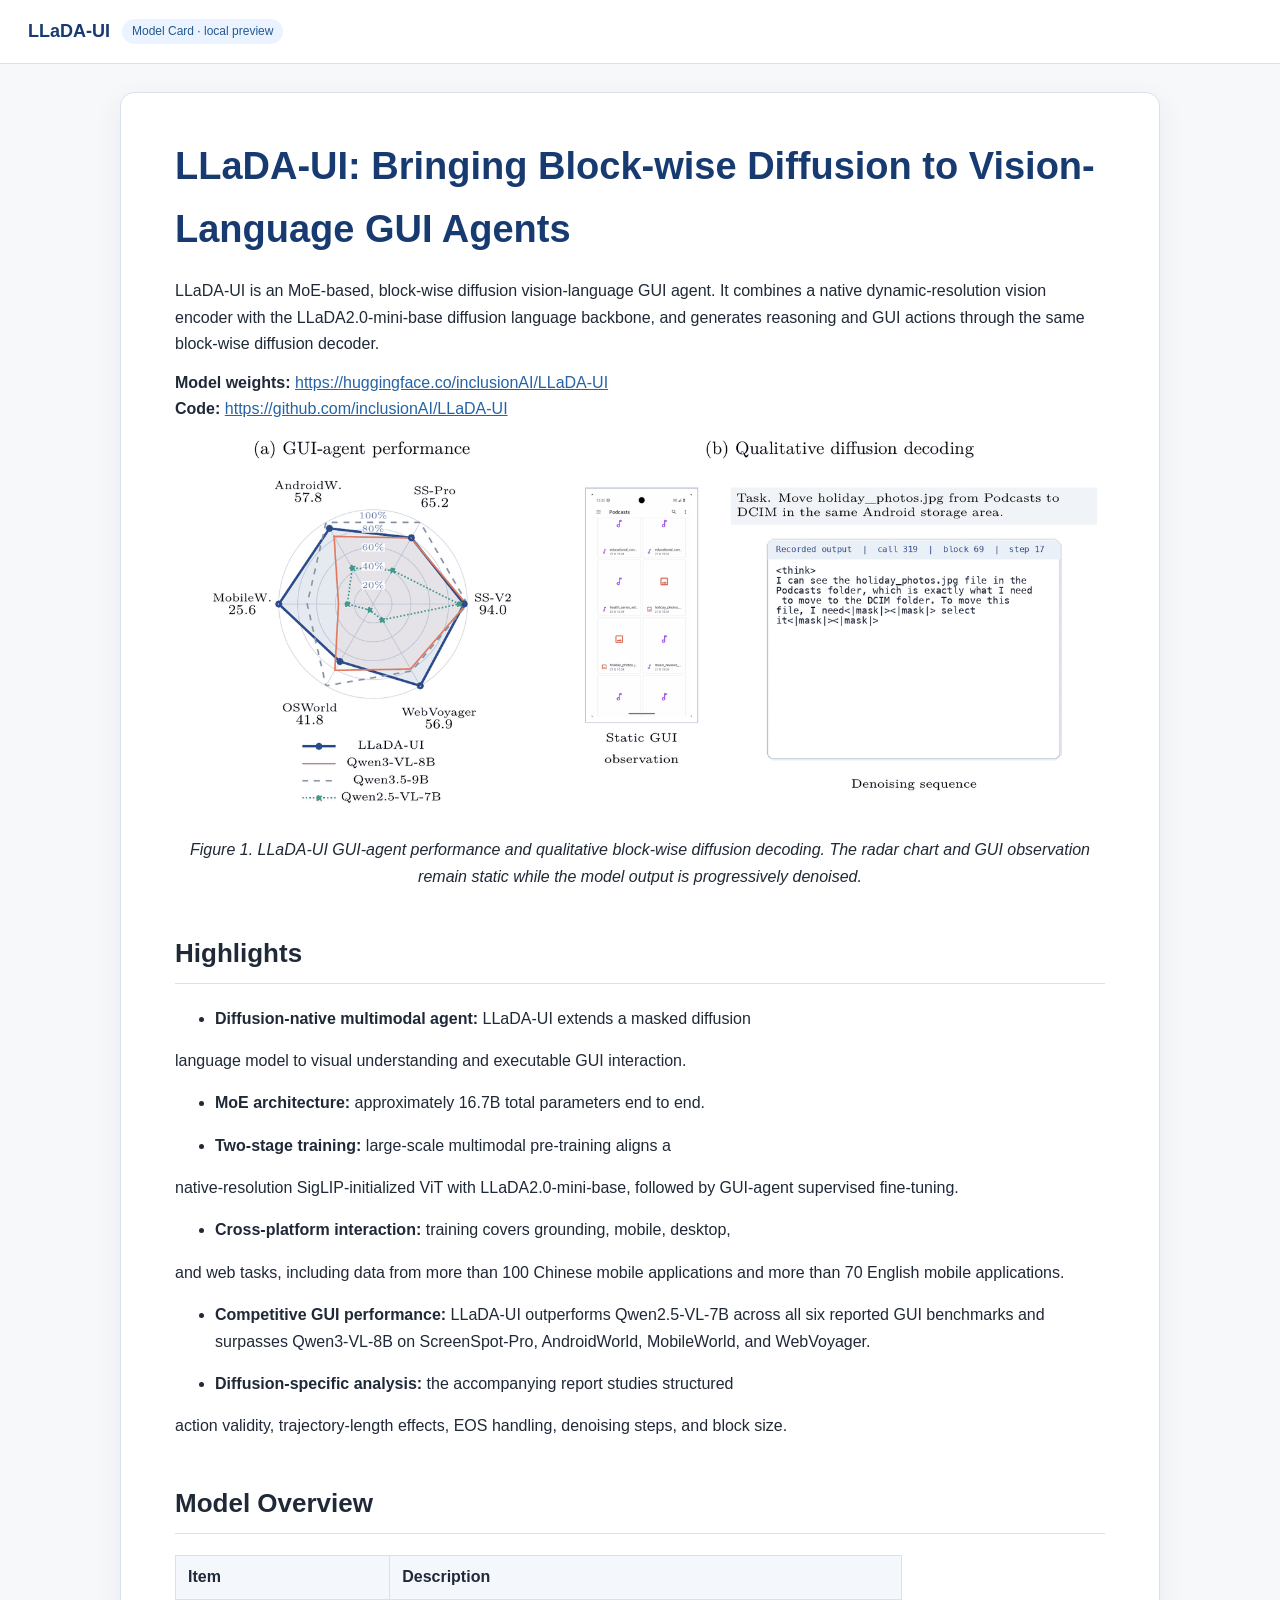
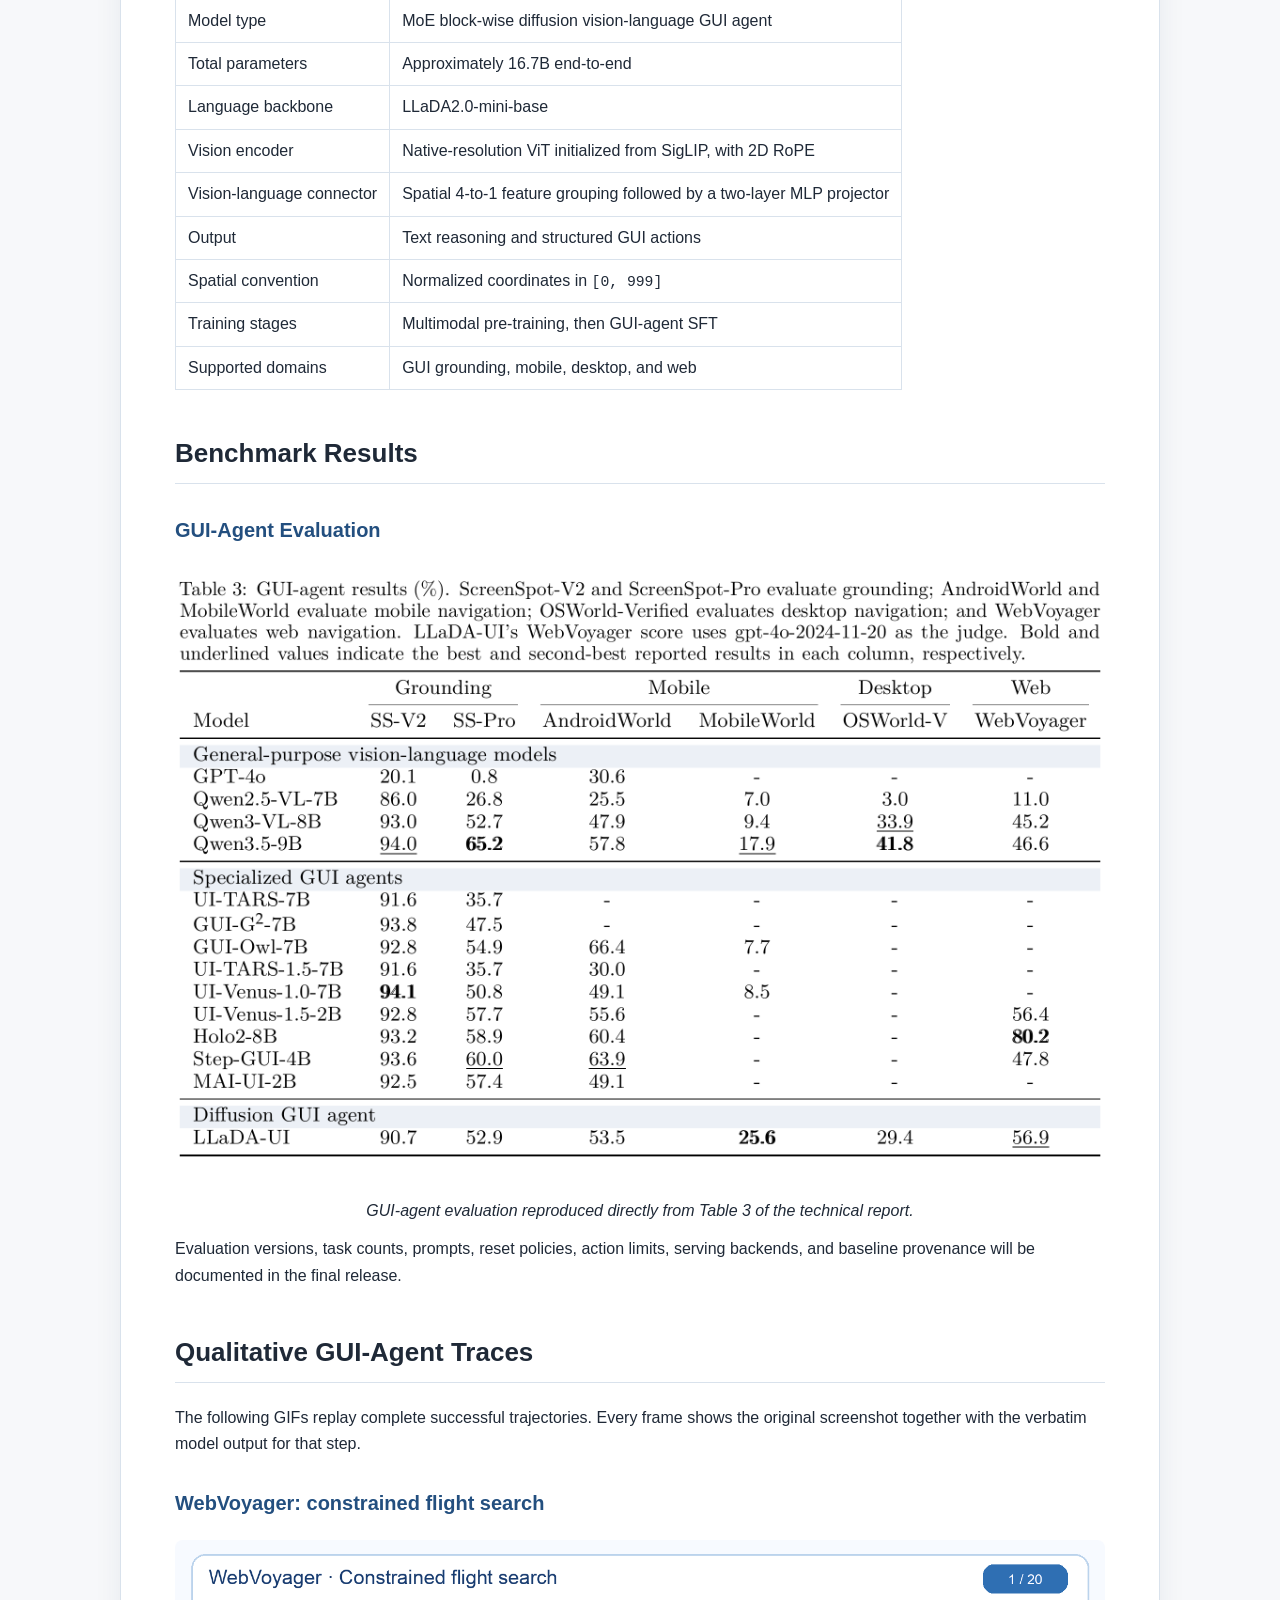
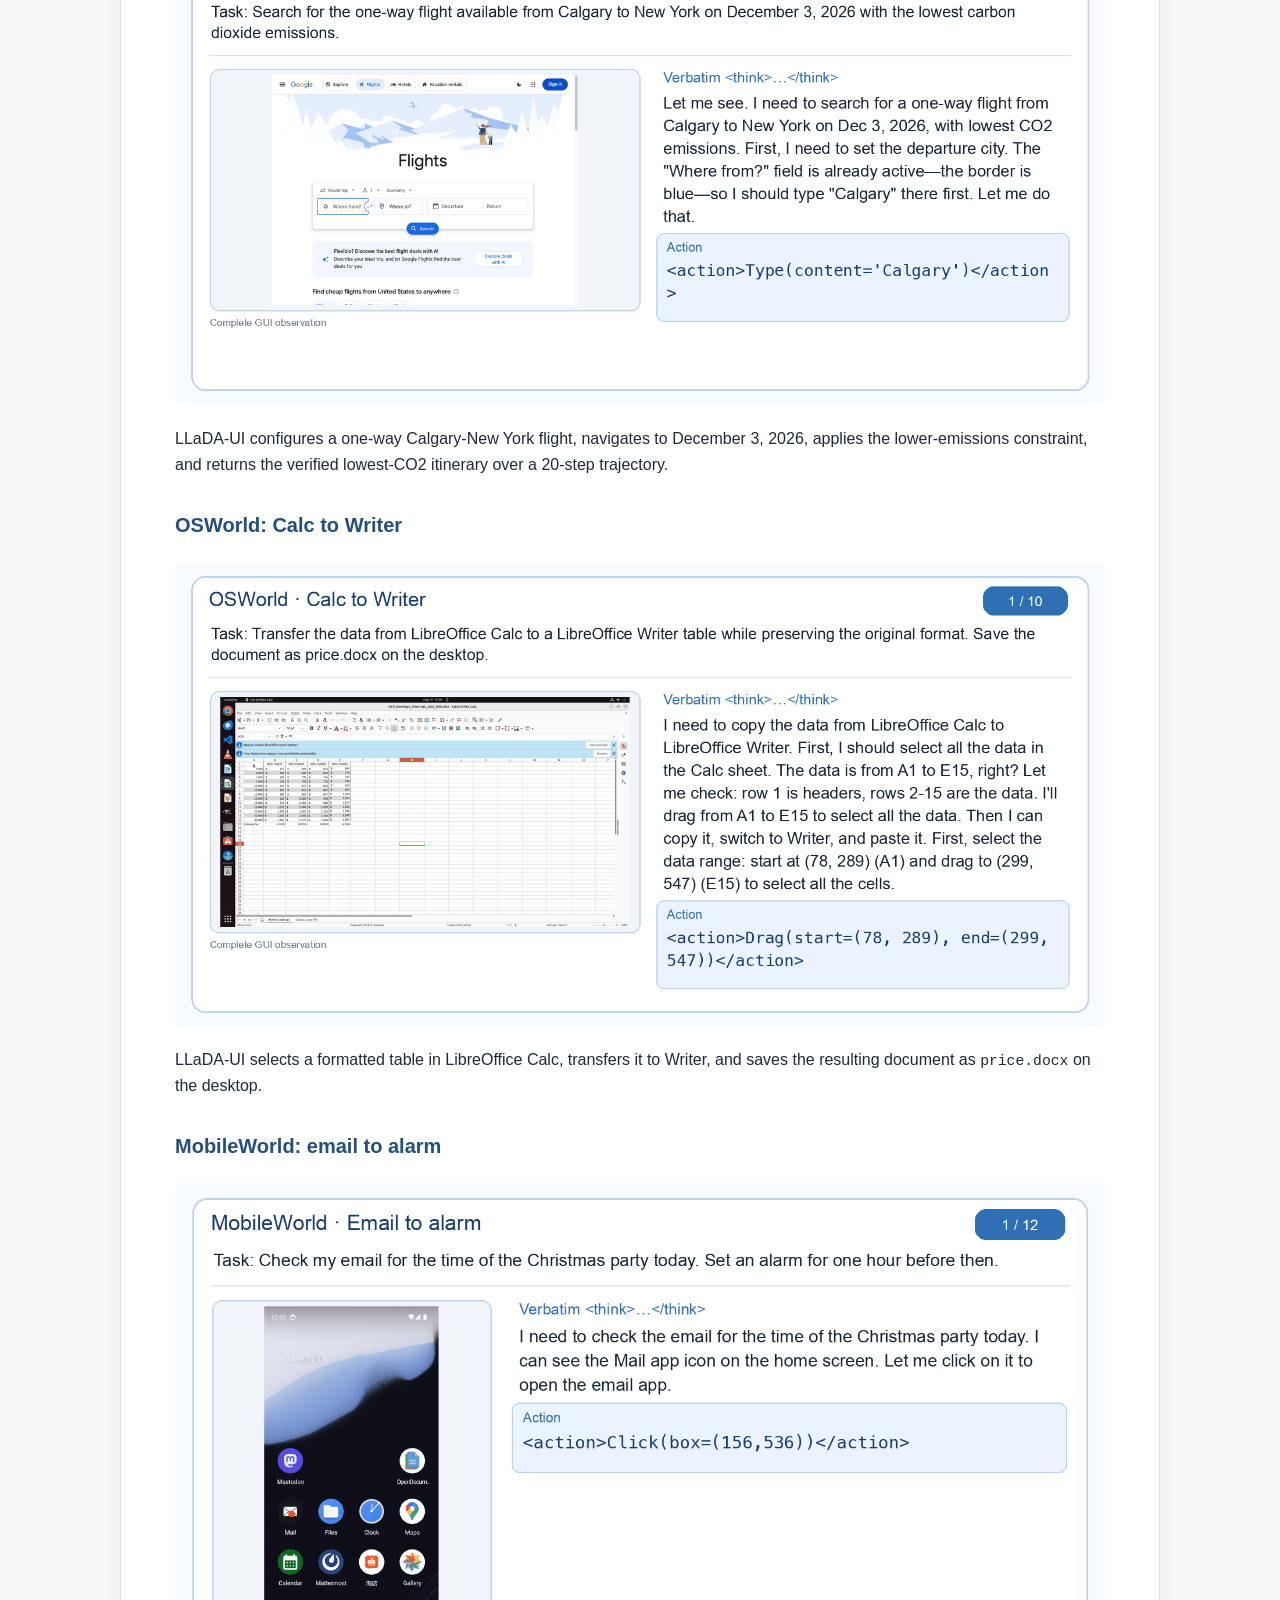
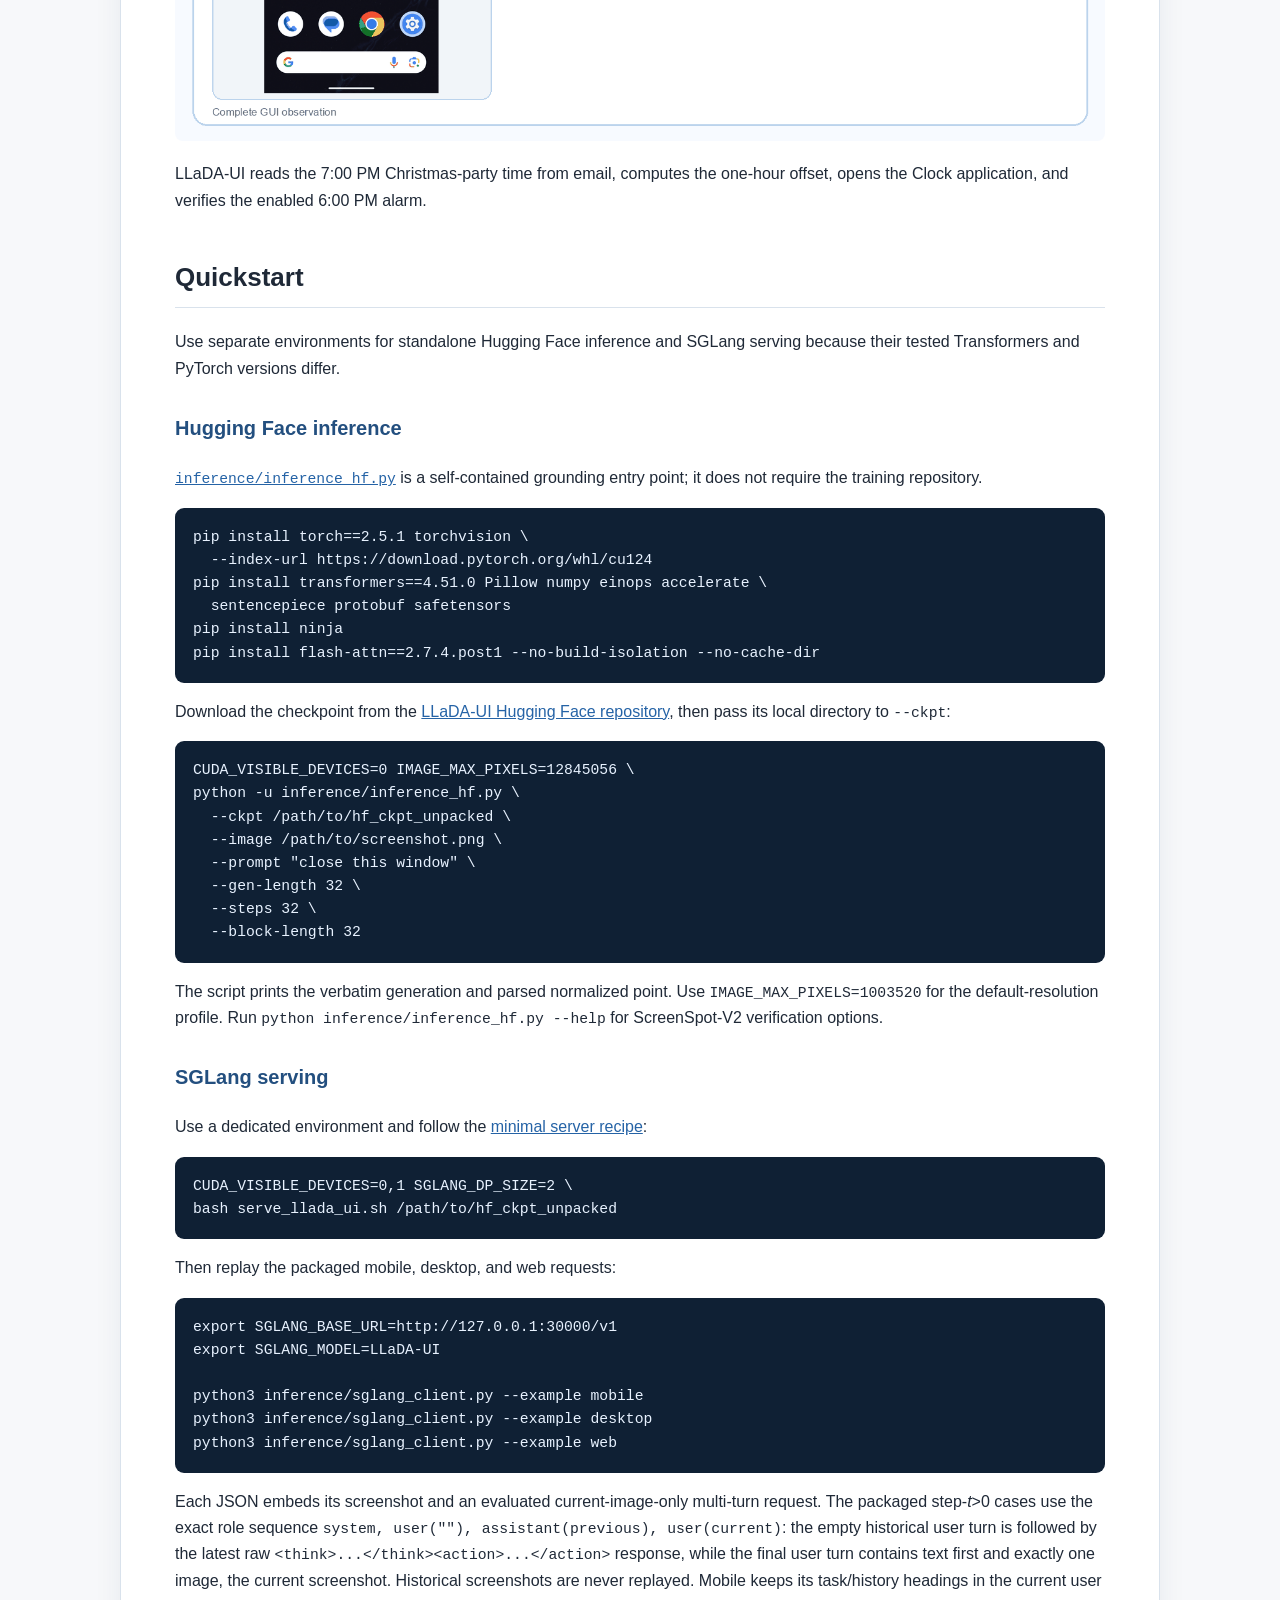
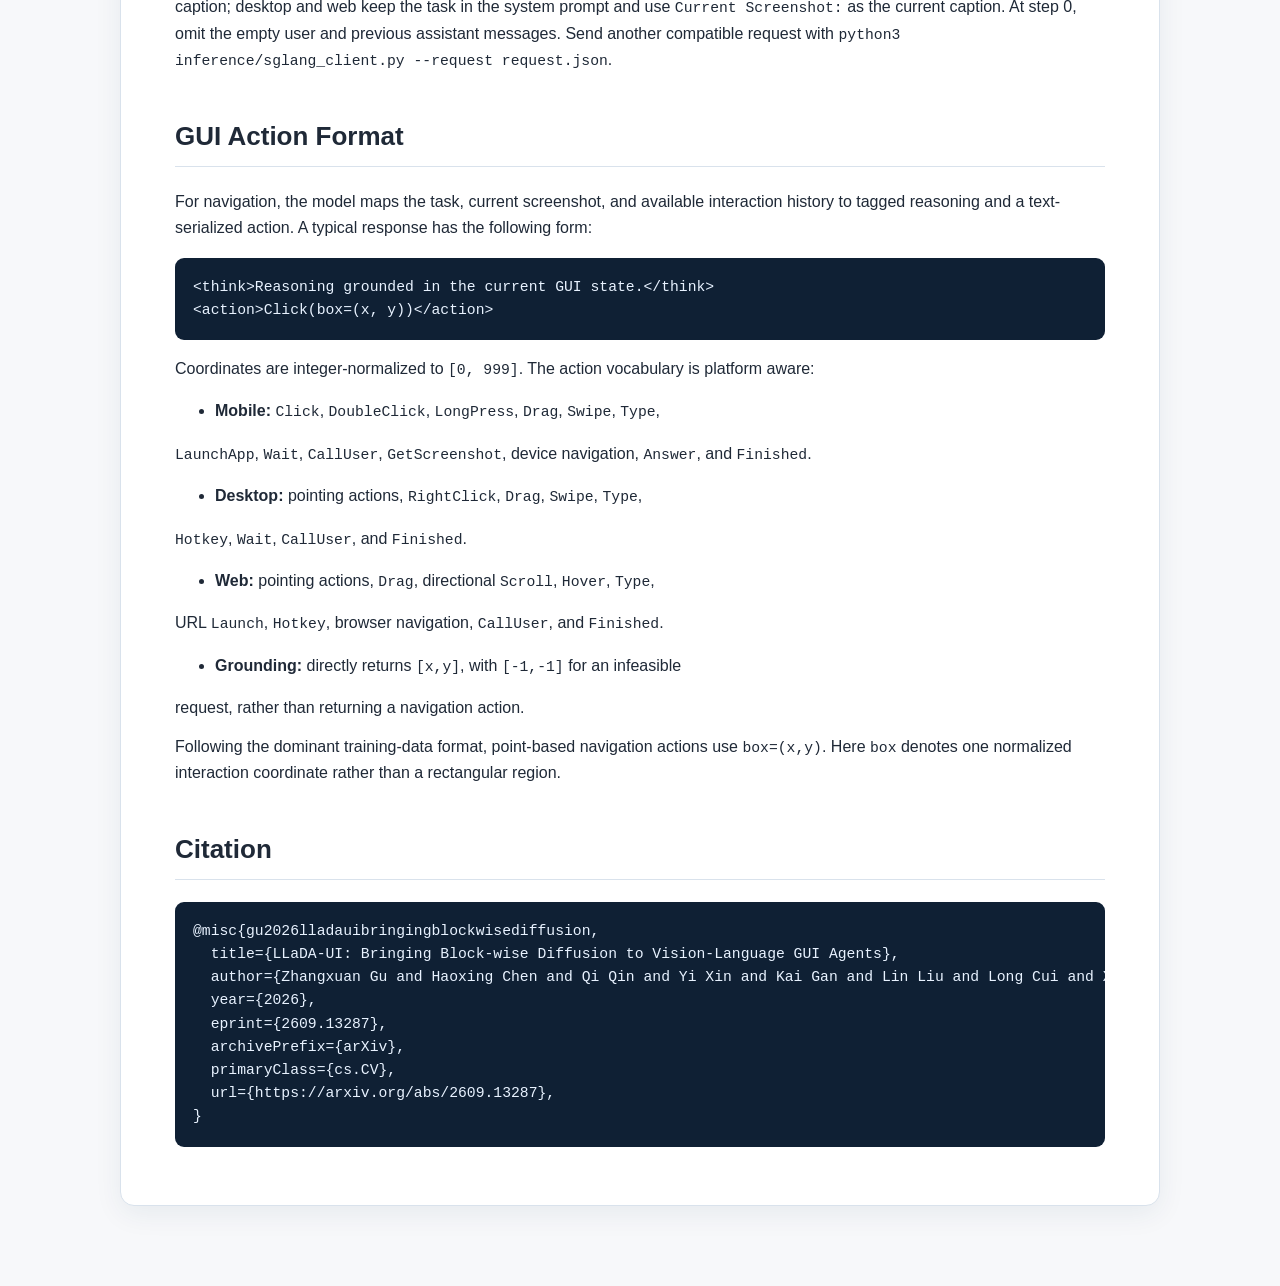
<file: preview/index.html>
<!doctype html>
<html lang="en"><head><meta charset="utf-8"><base href="../">
<meta name="viewport" content="width=device-width,initial-scale=1">
<title>LLaDA-UI: Bringing Block-wise Diffusion to Vision-Language GUI Agents · Model Card Preview</title>
<style>
:root{--ink:#1f2937;--muted:#64748b;--line:#d9e2ec;--blue:#2563a6;--pale:#f4f8fc}
*{box-sizing:border-box} body{margin:0;background:#f7f8fa;color:var(--ink);font:16px/1.65 -apple-system,BlinkMacSystemFont,"Segoe UI",sans-serif}
.top{height:64px;background:white;border-bottom:1px solid var(--line);display:flex;align-items:center;padding:0 28px;position:sticky;top:0;z-index:2}
.brand{font-weight:750;color:#173b70;font-size:18px} .badge{margin-left:12px;background:#eaf3ff;color:#24598e;border-radius:999px;padding:3px 10px;font-size:12px}
main{max-width:1040px;margin:28px auto 80px;background:white;border:1px solid var(--line);border-radius:14px;padding:42px 54px;box-shadow:0 8px 28px #15395a12}
h1{font-size:38px;margin:0 0 18px;color:#173b70} h2{font-size:26px;margin-top:42px;border-bottom:1px solid var(--line);padding-bottom:8px} h3{font-size:20px;margin-top:30px;color:#234f7f}
p{margin:12px 0} img{max-width:100%;height:auto;border-radius:8px} table{border-collapse:collapse;width:100%;display:block;overflow-x:auto;margin:18px 0}
th,td{border:1px solid var(--line);padding:8px 12px;text-align:left;white-space:nowrap} th{background:var(--pale)}
pre{background:#0f2034;color:#e8f2ff;padding:18px;border-radius:9px;overflow:auto;line-height:1.45} code{font-family:ui-monospace,SFMono-Regular,Menlo,monospace;font-size:.92em}
blockquote{border-left:4px solid #75a7d8;background:#f5f9fd;margin:18px 0;padding:10px 18px;color:#40566e}
li{margin:5px 0} a{color:var(--blue)} @media(max-width:720px){main{margin:0;border:0;border-radius:0;padding:28px 20px}}
</style></head><body>
<div class="top"><span class="brand">LLaDA-UI</span><span class="badge">Model Card · local preview</span></div>
<main><h1>LLaDA-UI: Bringing Block-wise Diffusion to Vision-Language GUI Agents</h1>
<p>LLaDA-UI is an MoE-based, block-wise diffusion vision-language GUI agent. It combines a native dynamic-resolution vision encoder with the LLaDA2.0-mini-base diffusion language backbone, and generates reasoning and GUI actions through the same block-wise diffusion decoder.</p>
<p><strong>Model weights:</strong> <a href="https://huggingface.co/inclusionAI/LLaDA-UI">https://huggingface.co/inclusionAI/LLaDA-UI</a><br>
<strong>Code:</strong> <a href="https://github.com/inclusionAI/LLaDA-UI">https://github.com/inclusionAI/LLaDA-UI</a></p>
<p align="center">
  <img src="assets/figure1_overview_animated.gif" width="100%" alt="LLaDA-UI GUI-agent benchmark comparison and animated qualitative diffusion decoding">
</p>
<p align="center"><em>Figure 1. LLaDA-UI GUI-agent performance and qualitative block-wise diffusion decoding. The radar chart and GUI observation remain static while the model output is progressively denoised.</em></p>
<h2>Highlights</h2>
<ul><li><strong>Diffusion-native multimodal agent:</strong> LLaDA-UI extends a masked diffusion</li></ul>
<p>language model to visual understanding and executable GUI interaction.</p>
<ul><li><strong>MoE architecture:</strong> approximately 16.7B total parameters end to end.</li></ul>
<ul><li><strong>Two-stage training:</strong> large-scale multimodal pre-training aligns a</li></ul>
<p>native-resolution SigLIP-initialized ViT with LLaDA2.0-mini-base, followed by GUI-agent supervised fine-tuning.</p>
<ul><li><strong>Cross-platform interaction:</strong> training covers grounding, mobile, desktop,</li></ul>
<p>and web tasks, including data from more than 100 Chinese mobile applications and more than 70 English mobile applications.</p>
<ul><li><strong>Competitive GUI performance:</strong> LLaDA-UI outperforms Qwen2.5-VL-7B across all six reported GUI benchmarks and surpasses Qwen3-VL-8B on ScreenSpot-Pro, AndroidWorld, MobileWorld, and WebVoyager.</li></ul>
<ul><li><strong>Diffusion-specific analysis:</strong> the accompanying report studies structured</li></ul>
<p>action validity, trajectory-length effects, EOS handling, denoising steps, and block size.</p>
<h2>Model Overview</h2>
<table><thead><tr><th>Item</th><th>Description</th></tr></thead><tbody><tr><td>Model type</td><td>MoE block-wise diffusion vision-language GUI agent</td></tr><tr><td>Total parameters</td><td>Approximately 16.7B end-to-end</td></tr><tr><td>Language backbone</td><td>LLaDA2.0-mini-base</td></tr><tr><td>Vision encoder</td><td>Native-resolution ViT initialized from SigLIP, with 2D RoPE</td></tr><tr><td>Vision-language connector</td><td>Spatial 4-to-1 feature grouping followed by a two-layer MLP projector</td></tr><tr><td>Output</td><td>Text reasoning and structured GUI actions</td></tr><tr><td>Spatial convention</td><td>Normalized coordinates in <code>[0, 999]</code></td></tr><tr><td>Training stages</td><td>Multimodal pre-training, then GUI-agent SFT</td></tr><tr><td>Supported domains</td><td>GUI grounding, mobile, desktop, and web</td></tr></tbody></table>
<h2>Benchmark Results</h2>
<h3>GUI-Agent Evaluation</h3>
<p align="center"><img src="assets/gui_agent_evaluation.png" width="100%" alt="LLaDA-UI GUI-agent benchmark results from Table 3 of the technical report"></p>
<p align="center"><em>GUI-agent evaluation reproduced directly from Table 3 of the technical report.</em></p>
<p>Evaluation versions, task counts, prompts, reset policies, action limits, serving backends, and baseline provenance will be documented in the final release.</p>
<h2>Qualitative GUI-Agent Traces</h2>
<p>The following GIFs replay complete successful trajectories. Every frame shows the original screenshot together with the verbatim model output for that step.</p>
<h3>WebVoyager: constrained flight search</h3>
<p align="center">
  <img src="assets/traces/webvoyager_google_flights.gif" width="100%" alt="Complete WebVoyager Google Flights trajectory">
</p>
<p>LLaDA-UI configures a one-way Calgary-New York flight, navigates to December 3, 2026, applies the lower-emissions constraint, and returns the verified lowest-CO2 itinerary over a 20-step trajectory.</p>
<h3>OSWorld: Calc to Writer</h3>
<p align="center">
  <img src="assets/traces/osworld_calc_to_writer.gif" width="100%" alt="Complete OSWorld Calc-to-Writer trajectory">
</p>
<p>LLaDA-UI selects a formatted table in LibreOffice Calc, transfers it to Writer, and saves the resulting document as <code>price.docx</code> on the desktop.</p>
<h3>MobileWorld: email to alarm</h3>
<p align="center">
  <img src="assets/traces/mobileworld_email_to_alarm.gif" width="100%" alt="Complete MobileWorld email-to-alarm trajectory">
</p>
<p>LLaDA-UI reads the 7:00 PM Christmas-party time from email, computes the one-hour offset, opens the Clock application, and verifies the enabled 6:00 PM alarm.</p>
<h2>Quickstart</h2>
<p>Use separate environments for standalone Hugging Face inference and SGLang serving because their tested Transformers and PyTorch versions differ.</p>
<h3>Hugging Face inference</h3>
<p><a href="inference/inference_hf.py"><code>inference/inference_hf.py</code></a> is a self-contained grounding entry point; it does not require the training repository.</p>
<pre><code class="language-bash">pip install torch==2.5.1 torchvision \
  --index-url https://download.pytorch.org/whl/cu124
pip install transformers==4.51.0 Pillow numpy einops accelerate \
  sentencepiece protobuf safetensors
pip install ninja
pip install flash-attn==2.7.4.post1 --no-build-isolation --no-cache-dir</code></pre>
<p>Download the checkpoint from the <a href="https://huggingface.co/inclusionAI/LLaDA-UI">LLaDA-UI Hugging Face repository</a>, then pass its local directory to <code>--ckpt</code>:</p>
<pre><code class="language-bash">CUDA_VISIBLE_DEVICES=0 IMAGE_MAX_PIXELS=12845056 \
python -u inference/inference_hf.py \
  --ckpt /path/to/hf_ckpt_unpacked \
  --image /path/to/screenshot.png \
  --prompt &quot;close this window&quot; \
  --gen-length 32 \
  --steps 32 \
  --block-length 32</code></pre>
<p>The script prints the verbatim generation and parsed normalized point. Use <code>IMAGE_MAX_PIXELS=1003520</code> for the default-resolution profile. Run <code>python inference/inference_hf.py --help</code> for ScreenSpot-V2 verification options.</p>
<h3>SGLang serving</h3>
<p>Use a dedicated environment and follow the <a href="inference/sglang_server/README.md">minimal server recipe</a>:</p>
<pre><code class="language-bash">CUDA_VISIBLE_DEVICES=0,1 SGLANG_DP_SIZE=2 \
bash serve_llada_ui.sh /path/to/hf_ckpt_unpacked</code></pre>
<p>Then replay the packaged mobile, desktop, and web requests:</p>
<pre><code class="language-bash">export SGLANG_BASE_URL=http://127.0.0.1:30000/v1
export SGLANG_MODEL=LLaDA-UI

python3 inference/sglang_client.py --example mobile
python3 inference/sglang_client.py --example desktop
python3 inference/sglang_client.py --example web</code></pre>
<p>Each JSON embeds its screenshot and an evaluated current-image-only multi-turn request. The packaged step-<em>t</em>&gt;0 cases use the exact role sequence <code>system, user(""), assistant(previous), user(current)</code>: the empty historical user turn is followed by the latest raw <code>&lt;think&gt;...&lt;/think&gt;&lt;action&gt;...&lt;/action&gt;</code> response, while the final user turn contains text first and exactly one image, the current screenshot. Historical screenshots are never replayed. Mobile keeps its task/history headings in the current user caption; desktop and web keep the task in the system prompt and use <code>Current Screenshot:</code> as the current caption. At step 0, omit the empty user and previous assistant messages. Send another compatible request with <code>python3 inference/sglang_client.py --request request.json</code>.</p>
<h2>GUI Action Format</h2>
<p>For navigation, the model maps the task, current screenshot, and available interaction history to tagged reasoning and a text-serialized action. A typical response has the following form:</p>
<pre><code class="language-text">&lt;think&gt;Reasoning grounded in the current GUI state.&lt;/think&gt;
&lt;action&gt;Click(box=(x, y))&lt;/action&gt;</code></pre>
<p>Coordinates are integer-normalized to <code>[0, 999]</code>. The action vocabulary is platform aware:</p>
<ul><li><strong>Mobile:</strong> <code>Click</code>, <code>DoubleClick</code>, <code>LongPress</code>, <code>Drag</code>, <code>Swipe</code>, <code>Type</code>,</li></ul>
<p><code>LaunchApp</code>, <code>Wait</code>, <code>CallUser</code>, <code>GetScreenshot</code>, device navigation, <code>Answer</code>, and <code>Finished</code>.</p>
<ul><li><strong>Desktop:</strong> pointing actions, <code>RightClick</code>, <code>Drag</code>, <code>Swipe</code>, <code>Type</code>,</li></ul>
<p><code>Hotkey</code>, <code>Wait</code>, <code>CallUser</code>, and <code>Finished</code>.</p>
<ul><li><strong>Web:</strong> pointing actions, <code>Drag</code>, directional <code>Scroll</code>, <code>Hover</code>, <code>Type</code>,</li></ul>
<p>URL <code>Launch</code>, <code>Hotkey</code>, browser navigation, <code>CallUser</code>, and <code>Finished</code>.</p>
<ul><li><strong>Grounding:</strong> directly returns <code>[x,y]</code>, with <code>[-1,-1]</code> for an infeasible</li></ul>
<p>request, rather than returning a navigation action.</p>
<p>Following the dominant training-data format, point-based navigation actions use <code>box=(x,y)</code>. Here <code>box</code> denotes one normalized interaction coordinate rather than a rectangular region.</p>
<h2>Citation</h2>
<pre><code class="language-bibtex">@misc{gu2026lladauibringingblockwisediffusion,
  title={LLaDA-UI: Bringing Block-wise Diffusion to Vision-Language GUI Agents},
  author={Zhangxuan Gu and Haoxing Chen and Qi Qin and Yi Xin and Kai Gan and Lin Liu and Long Cui and Xiaomei Wang and Beitong Zhou and Yunzhu Zhang and Zhengwen Zeng and Changlong Gao and Weizhi Chen and Rongchao Zhang and Haoyuan Wu and Shuheng Shen and Changhua Meng and Weiqiang Wang and Jianguo Li and Zhenzhong Lan},
  year={2026},
  eprint={2609.13287},
  archivePrefix={arXiv},
  primaryClass={cs.CV},
  url={https://arxiv.org/abs/2609.13287},
}</code></pre>
</main></body></html>
</file>
<file: static/css/base.css>
/* ==========================================================================
   LLaDA-UI project page — base.css
   Design tokens, reset, shared primitives.

   Identity: block-wise masked diffusion. Palette taken from the technical
   report itself — indigo #2A4B8C / steel #5E83B5 (the report's link colors)
   plus a warm "mask token" accent #E07A5F (the report's radar orange, echoing
   its AR-blue vs diffusion-warm table convention).
   ========================================================================== */

:root {
  --paper: #f7f8fc;
  --tint: #eceffa;
  --card: #ffffff;
  --ink: #141d31;
  --muted: #58658a;
  --line: #dce1ef;

  --indigo: #2a4b8c;
  --indigo-bright: #3e6cc4;
  --steel: #5e83b5;
  --mask: #e07a5f;
  --mask-soft: #f9e7e0;

  --tbd-ink: #6d7896;
  --tbd-bg: #f1f3fa;
  --tbd-line: #b0b9d2;
  --code-bg: #16213c;
  --code-ink: #dbe4f7;

  --font-display: "Space Grotesk", "IBM Plex Sans", system-ui, sans-serif;
  --font-body: "IBM Plex Sans", system-ui, -apple-system, "Segoe UI", sans-serif;
  --font-mono: "IBM Plex Mono", ui-monospace, "SF Mono", Menlo, monospace;

  --radius: 16px;
  --shadow-soft: 0 10px 30px -18px rgba(42, 75, 140, 0.38);
}

* { box-sizing: border-box; }

html { scroll-behavior: smooth; scroll-padding-top: 84px; }

body {
  margin: 0;
  font-family: var(--font-body);
  font-size: 16px;
  line-height: 1.65;
  color: var(--ink);
  background: var(--paper);
  -webkit-font-smoothing: antialiased;
}

img { max-width: 100%; height: auto; display: block; }

a { color: var(--indigo-bright); text-decoration: none; }
a:hover { text-decoration: underline; }

:focus-visible {
  outline: 2px solid var(--indigo-bright);
  outline-offset: 3px;
  border-radius: 4px;
}

.wrap {
  max-width: 1080px;
  margin-inline: auto;
  padding-inline: 24px;
}

[hidden] { display: none !important; }

/* TBD chip — placeholder language for links pending release. */
.tbd {
  display: inline-block;
  font-family: var(--font-mono);
  font-size: 11px;
  font-weight: 500;
  letter-spacing: 0.1em;
  color: var(--tbd-ink);
  background: var(--tbd-bg);
  border: 1px dashed var(--tbd-line);
  border-radius: 6px;
  padding: 2px 9px;
  vertical-align: middle;
}

/* Inline mask-token chip — used when the prose names the mechanism itself. */
.mask-chip {
  font-family: var(--font-mono);
  font-size: 0.82em;
  font-weight: 500;
  color: #b0532f;
  background: var(--mask-soft);
  border: 1px solid rgba(224, 122, 95, 0.45);
  border-radius: 5px;
  padding: 1px 7px;
  white-space: nowrap;
}

/* --------------------------------------------------------------------------
   Sections
   -------------------------------------------------------------------------- */

.section { padding: 76px 0 8px; }
.section:last-of-type { padding-bottom: 72px; }

.section-head { max-width: 800px; margin-bottom: 36px; }
.section-head .eyebrow { font-size: 11.5px; }
.section-head .eyebrow::after { content: none; }

.section-head h2 {
  font-family: var(--font-display);
  font-weight: 700;
  font-size: clamp(1.8rem, 3.4vw, 2.3rem);
  letter-spacing: -0.015em;
  line-height: 1.15;
  margin: 10px 0 0;
}
.section-head .lede {
  color: var(--muted);
  font-size: 16.5px;
  margin: 14px 0 0;
}
.section-head .lede strong { color: var(--ink); font-weight: 600; }

.section-footnote {
  font-size: 12.5px;
  color: var(--muted);
  margin: 16px 0 0;
}

/* --------------------------------------------------------------------------
   Scroll reveal + motion preferences
   -------------------------------------------------------------------------- */

[data-reveal] {
  opacity: 0;
  transform: translateY(14px);
  transition: opacity 0.6s ease, transform 0.6s ease;
}
[data-reveal].revealed { opacity: 1; transform: none; }

@media (prefers-reduced-motion: reduce) {
  html { scroll-behavior: auto; }
  .mtoken { animation: none; }
  [data-reveal] { opacity: 1; transform: none; transition: none; }
  .btn, .card { transition: none; }
}
</file>
<file: static/css/layout.css>
/* ==========================================================================
   LLaDA-UI project page — layout.css
   Page chrome: sticky navigation, hero (with the denoising headline and the
   floating mask-token field), footer.
   ========================================================================== */

/* --------------------------------------------------------------------------
   Top navigation
   -------------------------------------------------------------------------- */

.nav {
  position: sticky;
  top: 0;
  z-index: 50;
  background: rgba(247, 248, 252, 0.88);
  backdrop-filter: blur(10px);
  -webkit-backdrop-filter: blur(10px);
  border-bottom: 1px solid var(--line);
}

.nav-inner {
  display: flex;
  align-items: center;
  gap: 20px;
  height: 60px;
}

.brand {
  display: flex;
  align-items: center;
  gap: 10px;
  font-family: var(--font-display);
  font-weight: 700;
  font-size: 17px;
  color: var(--ink);
}
.brand:hover { text-decoration: none; }
.brand svg { width: 26px; height: 26px; }
.brand .ui { color: var(--indigo-bright); }

.nav-links {
  display: flex;
  gap: 2px;
  margin-left: auto;
}

.nav-links a {
  font-family: var(--font-mono);
  font-size: 12.5px;
  letter-spacing: 0.04em;
  color: var(--muted);
  padding: 7px 10px;
  border-radius: 8px;
}
.nav-links a:hover {
  color: var(--indigo);
  background: var(--tint);
  text-decoration: none;
}

.nav-gh {
  display: inline-flex;
  align-items: center;
  gap: 7px;
  font-family: var(--font-mono);
  font-size: 12.5px;
  color: var(--ink);
  border: 1px solid var(--line);
  background: var(--card);
  border-radius: 999px;
  padding: 7px 14px;
  white-space: nowrap;
}
.nav-gh:hover { border-color: var(--indigo-bright); text-decoration: none; }
.nav-gh svg { width: 15px; height: 15px; }
.nav-gh.disabled { color: var(--tbd-ink); border-style: dashed; cursor: default; }
.nav-gh.disabled:hover { border-color: var(--tbd-line); }

@media (max-width: 960px) {
  .nav-links { display: none; }
  .nav-gh { margin-left: auto; }
}

/* --------------------------------------------------------------------------
   Hero
   -------------------------------------------------------------------------- */

.hero {
  position: relative;
  overflow: hidden;
  padding: 84px 0 60px;
  background:
    radial-gradient(52rem 30rem at 50% -8rem, var(--tint) 0%, rgba(236, 239, 250, 0) 68%),
    radial-gradient(28rem 20rem at 90% 10rem, rgba(94, 131, 181, 0.16) 0%, rgba(94, 131, 181, 0) 70%),
    radial-gradient(24rem 18rem at 8% 16rem, rgba(224, 122, 95, 0.10) 0%, rgba(224, 122, 95, 0) 70%);
}

.hero-inner {
  position: relative;
  display: flex;
  flex-direction: column;
  align-items: center;
  text-align: center;
}

/* Floating mask tokens — the page's signature glyph. Small rounded squares
   that pulse like unresolved [MASK] positions waiting to be committed. */
.mtoken {
  position: absolute;
  border-radius: 3px;
  opacity: 0.4;
  pointer-events: none;
  animation: dissolve 6s ease-in-out infinite;
}
.mtoken.steel { background: var(--steel); }
.mtoken.indigo { background: var(--indigo-bright); }
.mtoken.warm { background: var(--mask); }

@keyframes dissolve {
  0%, 100% { opacity: 0.14; transform: scale(0.82) rotate(0deg); }
  50% { opacity: 0.5; transform: scale(1.05) rotate(4deg); }
}

.eyebrow {
  font-family: var(--font-mono);
  font-size: 12px;
  letter-spacing: 0.16em;
  text-transform: uppercase;
  color: var(--indigo);
  display: inline-flex;
  align-items: center;
  gap: 10px;
}
.eyebrow::before, .eyebrow::after { content: "▪"; color: var(--mask); font-size: 9px; }

.hero h1 {
  font-family: var(--font-display);
  font-weight: 700;
  font-size: clamp(3rem, 8vw, 5.2rem);
  line-height: 1.04;
  letter-spacing: -0.02em;
  margin: 16px 0 0;
}
.hero h1 .ui {
  background: linear-gradient(120deg, var(--indigo-bright), var(--indigo));
  -webkit-background-clip: text;
  background-clip: text;
  color: transparent;
}

.hero .tagline {
  max-width: 760px;
  font-size: 18.5px;
  color: var(--muted);
  margin: 20px auto 0;
}
.hero .tagline strong { color: var(--ink); font-weight: 600; }

/* Denoising text: each token starts as an opaque mask block over its own
   glyphs (no layout shift), then resolves. Driven by main.js. */
[data-denoise] .dn {
  border-radius: 3px;
  transition: background-color 0.34s ease, color 0.34s ease;
}
[data-denoise] .dn.masked {
  color: transparent !important;
  background-color: var(--mask-soft);
  box-shadow: inset 0 0 0 1px rgba(224, 122, 95, 0.4);
}
.hero h1 .dn.masked {
  background-color: rgba(94, 131, 181, 0.32);
  box-shadow: inset 0 0 0 1px rgba(42, 75, 140, 0.28);
}

.authors {
  max-width: 860px;
  margin: 22px auto 0;
  font-size: 13.5px;
  line-height: 1.9;
  color: var(--ink);
}
.authors sup { color: var(--indigo-bright); font-family: var(--font-mono); font-size: 10px; }
.affils {
  margin: 6px auto 0;
  font-family: var(--font-mono);
  font-size: 12px;
  color: var(--muted);
}
.affils sup { color: var(--indigo-bright); font-size: 9.5px; }
.author-note {
  margin: 4px auto 0;
  font-size: 12px;
  color: var(--muted);
}

.hero-actions {
  display: flex;
  flex-wrap: wrap;
  justify-content: center;
  gap: 12px;
  margin-top: 28px;
}

.btn {
  display: inline-flex;
  align-items: center;
  gap: 9px;
  font-family: var(--font-body);
  font-weight: 600;
  font-size: 15px;
  padding: 12px 22px;
  border-radius: 999px;
  border: 1px solid transparent;
  transition: transform 0.15s ease, box-shadow 0.15s ease, border-color 0.15s ease;
}
.btn:hover { text-decoration: none; transform: translateY(-1px); }
.btn svg { width: 17px; height: 17px; }

.btn-primary {
  background: linear-gradient(120deg, var(--indigo-bright), var(--indigo));
  color: #fff;
  box-shadow: 0 10px 24px -10px rgba(42, 75, 140, 0.55);
}
.btn-primary:hover { box-shadow: 0 14px 28px -10px rgba(42, 75, 140, 0.6); }

.btn-ghost {
  background: var(--card);
  color: var(--ink);
  border-color: var(--line);
}
.btn-ghost:hover { border-color: var(--indigo-bright); }

.btn-disabled {
  background: var(--tbd-bg);
  color: var(--tbd-ink);
  border: 1px dashed var(--tbd-line);
  cursor: default;
}
.btn-disabled:hover { transform: none; }

.hero-chips {
  display: flex;
  flex-wrap: wrap;
  justify-content: center;
  gap: 8px;
  margin-top: 22px;
}
.chip {
  font-family: var(--font-mono);
  font-size: 12px;
  color: var(--indigo);
  background: var(--tint);
  border: 1px solid rgba(62, 108, 196, 0.28);
  border-radius: 999px;
  padding: 5px 13px;
}

/* Headline stat strip */
.stats {
  display: grid;
  grid-template-columns: repeat(auto-fit, minmax(160px, 1fr));
  gap: 12px;
  margin-top: 42px;
  width: 100%;
}
.stat {
  background: var(--card);
  border: 1px solid var(--line);
  border-radius: var(--radius);
  padding: 16px 14px 14px;
  text-align: center;
}
.stat .label {
  font-family: var(--font-mono);
  font-size: 11px;
  text-transform: uppercase;
  letter-spacing: 0.08em;
  color: var(--muted);
}
.stat .value {
  font-family: var(--font-display);
  font-weight: 700;
  font-size: 30px;
  line-height: 1.15;
  margin-top: 6px;
  color: var(--indigo);
}
.stat .note {
  font-size: 12px;
  color: var(--muted);
  margin-top: 3px;
}
.stat.highlight {
  border-color: rgba(224, 122, 95, 0.55);
  box-shadow: 0 10px 30px -18px rgba(224, 122, 95, 0.5);
}
.stat.highlight .value { color: #c05a39; }

/* --------------------------------------------------------------------------
   Footer
   -------------------------------------------------------------------------- */

.footer {
  margin-top: 40px;
  border-top: 1px solid var(--line);
  background: var(--tint);
  padding: 48px 0 32px;
}
.footer-grid {
  display: grid;
  grid-template-columns: 2fr 1fr 1fr;
  gap: 32px;
}
@media (max-width: 780px) { .footer-grid { grid-template-columns: 1fr; } }

.footer .brand { font-size: 18px; }
.footer .foot-note { color: var(--muted); font-size: 14px; max-width: 400px; margin-top: 12px; }
.footer .corp-logo { width: 300px; max-width: 100%; margin-top: 18px; opacity: 0.9; }

.footer h4 {
  font-family: var(--font-mono);
  font-size: 11.5px;
  text-transform: uppercase;
  letter-spacing: 0.14em;
  color: var(--indigo);
  margin: 0 0 12px;
}
.footer ul { list-style: none; margin: 0; padding: 0; }
.footer li { margin-bottom: 8px; font-size: 14.5px; }
.footer li .tbd { margin-left: 6px; }

.footer-bottom {
  margin-top: 40px;
  padding-top: 20px;
  border-top: 1px solid rgba(42, 75, 140, 0.15);
  display: flex;
  justify-content: space-between;
  flex-wrap: wrap;
  gap: 10px;
  font-family: var(--font-mono);
  font-size: 12px;
  color: var(--muted);
}
</file>
<file: static/css/components.css>
/* ==========================================================================
   LLaDA-UI project page — components.css
   Section content blocks: highlight cards, architecture cards, training
   stages, figures, prompt/action-space code, analysis tiles, callouts,
   limitations, BibTeX card.
   ========================================================================== */

/* Highlight cards */
.cards {
  display: grid;
  grid-template-columns: repeat(2, 1fr);
  gap: 16px;
}
@media (max-width: 780px) { .cards { grid-template-columns: 1fr; } }

.card {
  background: var(--card);
  border: 1px solid var(--line);
  border-radius: var(--radius);
  padding: 26px;
  transition: transform 0.18s ease, border-color 0.18s ease, box-shadow 0.18s ease;
}
.card:hover {
  transform: translateY(-2px);
  border-color: rgba(62, 108, 196, 0.5);
  box-shadow: var(--shadow-soft);
}
.card .icon {
  width: 42px;
  height: 42px;
  border-radius: 12px;
  background: var(--tint);
  color: var(--indigo-bright);
  display: grid;
  place-items: center;
  margin-bottom: 16px;
}
.card .icon svg { width: 22px; height: 22px; }
.card h3 {
  font-family: var(--font-display);
  font-weight: 600;
  font-size: 19px;
  margin: 0 0 8px;
  letter-spacing: -0.01em;
}
.card p { margin: 0; color: var(--muted); font-size: 15px; }
.card p strong { color: var(--ink); font-weight: 600; }

/* Architecture component cards — three parts of the model */
.arch-cards {
  display: grid;
  grid-template-columns: repeat(3, 1fr);
  gap: 16px;
  margin-top: 26px;
}
@media (max-width: 860px) { .arch-cards { grid-template-columns: 1fr; } }

.arch-card {
  background: var(--card);
  border: 1px solid var(--line);
  border-radius: 14px;
  padding: 22px;
}
.arch-card .arch-tag {
  font-family: var(--font-mono);
  font-size: 11px;
  letter-spacing: 0.12em;
  text-transform: uppercase;
  color: #b0532f;
  background: var(--mask-soft);
  border-radius: 6px;
  padding: 3px 9px;
}
.arch-card h3 {
  font-family: var(--font-display);
  font-weight: 600;
  font-size: 17.5px;
  margin: 12px 0 8px;
}
.arch-card p { margin: 0; font-size: 14.5px; color: var(--muted); }
.arch-card .arch-spec {
  display: block;
  margin-top: 12px;
  font-family: var(--font-mono);
  font-size: 12px;
  color: var(--indigo);
}

/* Training stage cards — S0/S1/S2 curriculum is a real sequence */
.stages {
  display: grid;
  grid-template-columns: repeat(3, 1fr);
  gap: 16px;
  margin-bottom: 28px;
}
@media (max-width: 860px) { .stages { grid-template-columns: 1fr; } }

.stage {
  background: var(--card);
  border: 1px solid var(--line);
  border-top: 3px solid var(--indigo-bright);
  border-radius: 14px;
  padding: 22px;
}
.stage .stage-no {
  font-family: var(--font-mono);
  font-size: 11.5px;
  letter-spacing: 0.14em;
  text-transform: uppercase;
  color: var(--indigo-bright);
}
.stage h3 {
  font-family: var(--font-display);
  font-weight: 600;
  font-size: 17.5px;
  margin: 8px 0 8px;
}
.stage p { margin: 0; font-size: 14.5px; color: var(--muted); }
.stage .stage-facts {
  margin: 12px 0 0;
  padding: 0;
  list-style: none;
  font-family: var(--font-mono);
  font-size: 12px;
  color: var(--indigo);
}
.stage .stage-facts li { margin-top: 3px; }

/* A wider stage card used for the SFT block */
.stage.wide { border-top-color: var(--mask); }
.stage.wide .stage-no { color: #b0532f; }

/* Objective / trick list */
.tricks {
  display: grid;
  grid-template-columns: repeat(2, 1fr);
  gap: 12px 16px;
  margin-top: 26px;
}
@media (max-width: 780px) { .tricks { grid-template-columns: 1fr; } }
.trick {
  background: var(--card);
  border: 1px solid var(--line);
  border-radius: 12px;
  padding: 16px 18px;
  font-size: 14px;
  color: var(--muted);
}
.trick b {
  display: block;
  font-family: var(--font-display);
  font-weight: 600;
  font-size: 15px;
  color: var(--ink);
  margin-bottom: 3px;
}

/* Figures */
.figure {
  background: var(--card);
  border: 1px solid var(--line);
  border-radius: var(--radius);
  padding: 18px 18px 14px;
  margin: 26px 0;
}
.figure img { border-radius: 8px; margin-inline: auto; }
.figure figcaption {
  font-size: 13.5px;
  color: var(--muted);
  margin-top: 12px;
  padding-inline: 6px;
}
.figure figcaption strong { color: var(--ink); }

/* Action-space / prompt code block */
.code-block {
  background: var(--code-bg);
  border-radius: var(--radius);
  overflow: hidden;
  margin: 26px 0;
}
.code-block .code-head {
  display: flex;
  align-items: center;
  gap: 10px;
  padding: 12px 20px;
  border-bottom: 1px solid rgba(219, 228, 247, 0.14);
  font-family: var(--font-mono);
  font-size: 11.5px;
  letter-spacing: 0.1em;
  text-transform: uppercase;
  color: #8fa4cf;
}
.code-block pre {
  margin: 0;
  padding: 20px 22px;
  overflow-x: auto;
  font-family: var(--font-mono);
  font-size: 13px;
  line-height: 1.75;
  color: var(--code-ink);
}
.code-block .tk { color: #f2a48d; }
.code-block .tv { color: #9fc1f5; }
.code-block .tc { color: #7d92bd; }

/* Analysis stat tiles */
.tiles {
  display: grid;
  grid-template-columns: repeat(auto-fit, minmax(150px, 1fr));
  gap: 12px;
  margin: 22px 0 6px;
}
.tile {
  background: var(--card);
  border: 1px solid var(--line);
  border-radius: 12px;
  padding: 14px 12px 12px;
  text-align: center;
}
.tile .t-val {
  font-family: var(--font-display);
  font-weight: 700;
  font-size: 24px;
  color: var(--indigo);
}
.tile .t-label {
  font-family: var(--font-mono);
  font-size: 10.5px;
  text-transform: uppercase;
  letter-spacing: 0.07em;
  color: var(--muted);
  margin-top: 3px;
}
.tile .t-sub { font-size: 11.5px; color: var(--muted); margin-top: 2px; }
.tile.warm .t-val { color: #c05a39; }

/* Split layout: chart + big-number callout (efficiency section) */
.split-grid {
  display: grid;
  grid-template-columns: 1.6fr 1fr;
  gap: 16px;
  align-items: start;
}
@media (max-width: 860px) { .split-grid { grid-template-columns: 1fr; } }

.callout {
  background: linear-gradient(160deg, var(--indigo), var(--indigo-bright));
  color: #e8effc;
  border-radius: var(--radius);
  padding: 30px 28px;
}
.callout .big {
  font-family: var(--font-display);
  font-weight: 700;
  font-size: 54px;
  line-height: 1;
  color: #fff;
}
.callout .big small { font-size: 22px; font-weight: 600; }
.callout .cap {
  font-family: var(--font-mono);
  font-size: 11.5px;
  letter-spacing: 0.12em;
  text-transform: uppercase;
  opacity: 0.85;
}
.callout p { font-size: 14.5px; margin: 12px 0 0; opacity: 0.94; }

/* Limitations — the report is candid; the page is too. */
.limits {
  display: grid;
  grid-template-columns: repeat(3, 1fr);
  gap: 16px;
}
@media (max-width: 860px) { .limits { grid-template-columns: 1fr; } }
.limit {
  background: var(--card);
  border: 1px solid var(--line);
  border-left: 3px solid var(--mask);
  border-radius: 12px;
  padding: 20px;
  font-size: 14.5px;
  color: var(--muted);
}
.limit b {
  display: block;
  font-family: var(--font-display);
  font-weight: 600;
  font-size: 15.5px;
  color: var(--ink);
  margin-bottom: 5px;
}

/* --------------------------------------------------------------------------
   BibTeX
   -------------------------------------------------------------------------- */

.bibtex-card {
  position: relative;
  background: var(--code-bg);
  border-radius: var(--radius);
  overflow: hidden;
}
.bibtex-card pre {
  margin: 0;
  padding: 26px 28px;
  overflow-x: auto;
  font-family: var(--font-mono);
  font-size: 13px;
  line-height: 1.7;
  color: var(--code-ink);
}
.copy-btn {
  position: absolute;
  top: 14px;
  right: 14px;
  font-family: var(--font-mono);
  font-size: 12px;
  color: var(--code-ink);
  background: rgba(255, 255, 255, 0.08);
  border: 1px solid rgba(255, 255, 255, 0.22);
  border-radius: 8px;
  padding: 6px 12px;
  cursor: pointer;
  transition: background 0.15s ease;
}
.copy-btn:hover { background: rgba(255, 255, 255, 0.16); }
</file>
<file: static/css/charts.css>
/* ==========================================================================
   LLaDA-UI project page — charts.css
   Results section: domain tabs, bar-chart cards, radar card, tooltip,
   comparison tables (also used by the lazily-loaded partials).

   Bar identity follows the report's own convention: LLaDA-UI = indigo,
   other diffusion models = warm mask tint, autoregressive models = slate.
   Identity never rides on color alone: every bar is direct-labeled and the
   full tables sit below each chart group.
   ========================================================================== */

:root {
  --bar-ours: #2a4b8c;
  --bar-diff: #e8a48f;
  --bar-diff-edge: #cd7a5e;
  --bar-base: #64748b;
}

.chart-legend {
  display: flex;
  flex-wrap: wrap;
  gap: 8px 22px;
  margin-bottom: 18px;
  font-family: var(--font-mono);
  font-size: 12px;
  color: var(--muted);
}
.chart-legend span { display: inline-flex; align-items: center; gap: 8px; }
.sw {
  display: inline-block;
  width: 14px;
  height: 14px;
  border-radius: 4px;
}
.sw-ours { background: var(--bar-ours); }
.sw-diff { background: var(--bar-diff); box-shadow: inset 0 0 0 1px var(--bar-diff-edge); }
.sw-base { background: var(--bar-base); }
.sw-bound {
  background: repeating-linear-gradient(45deg, rgba(100, 116, 139, 0.4) 0 3px, rgba(100, 116, 139, 0.14) 3px 6px);
  border: 1px dashed rgba(100, 116, 139, 0.7);
}

/* Domain tabs */
.tabs {
  display: flex;
  flex-wrap: wrap;
  gap: 8px;
  margin: 4px 0 24px;
}
.tab-btn {
  font-family: var(--font-mono);
  font-size: 12.5px;
  letter-spacing: 0.03em;
  color: var(--muted);
  background: var(--card);
  border: 1px solid var(--line);
  border-radius: 999px;
  padding: 9px 18px;
  cursor: pointer;
  transition: color 0.15s ease, background 0.15s ease, border-color 0.15s ease;
}
.tab-btn:hover { color: var(--indigo); border-color: var(--indigo-bright); }
.tab-btn[aria-selected="true"] {
  background: var(--indigo);
  border-color: var(--indigo);
  color: #fff;
}

.panel-note {
  color: var(--muted);
  font-size: 14.5px;
  max-width: 820px;
  margin: 0 0 18px;
}

/* Chart cards */
.chart-grid {
  display: grid;
  grid-template-columns: repeat(auto-fit, minmax(min(300px, 100%), 1fr));
  gap: 16px;
}
.chart-card {
  background: var(--card);
  border: 1px solid var(--line);
  border-radius: var(--radius);
  padding: 20px 20px 16px;
}
.chart-top {
  display: flex;
  justify-content: space-between;
  align-items: baseline;
  gap: 10px;
}
.chart-cat {
  font-family: var(--font-mono);
  font-size: 10.5px;
  font-weight: 600;
  letter-spacing: 0.13em;
  text-transform: uppercase;
  color: var(--indigo-bright);
}
.chart-metric {
  font-size: 12px;
  color: var(--muted);
  text-align: right;
  white-space: normal;
}
.chart-title {
  font-family: var(--font-display);
  font-weight: 600;
  font-size: 18px;
  letter-spacing: -0.01em;
  margin: 6px 0 26px;
}

.plot {
  position: relative;
  height: 210px;
  border-bottom: 1.5px solid var(--line);
}
.gridline {
  position: absolute;
  left: 0;
  right: 0;
  border-top: 1px dashed #e4e8f4;
  pointer-events: none;
}
.gridline i {
  position: absolute;
  left: 0;
  top: -8px;
  font-family: var(--font-mono);
  font-style: normal;
  font-size: 9.5px;
  color: #a7b1cc;
  background: var(--card);
  padding-right: 4px;
}

.bars {
  position: absolute;
  inset: 0;
  display: flex;
  align-items: stretch;
  justify-content: center;
  gap: 6px;
  padding: 0 6px;
}
.bar-slot {
  flex: 1 1 0;
  min-width: 0;
  max-width: 74px;
  display: flex;
  align-items: flex-end;
  justify-content: center;
  border-radius: 8px 8px 0 0;
  cursor: default;
}
.bar-slot:hover, .bar-slot:focus-visible { background: rgba(62, 108, 196, 0.06); }

.bar {
  width: 60%;
  max-width: 36px;
  min-width: 18px;
  height: 0;
  border-radius: 5px 5px 0 0;
  position: relative;
  transition: height 0.7s cubic-bezier(0.22, 0.8, 0.34, 1);
}
.grown .bar { height: var(--h); }
.bar.ours { background: var(--bar-ours); }
.bar.diff { background: var(--bar-diff); box-shadow: inset 0 0 0 1px var(--bar-diff-edge); }
.bar.base { background: var(--bar-base); }
/* A value reported only as an upper bound (e.g. "<7.0") */
.bar.bound {
  background: repeating-linear-gradient(45deg, rgba(100, 116, 139, 0.4) 0 5px, rgba(100, 116, 139, 0.14) 5px 10px);
  border: 1px dashed rgba(100, 116, 139, 0.7);
  border-bottom: none;
}

.bar-val {
  position: absolute;
  top: -21px;
  left: 50%;
  transform: translateX(-50%);
  font-family: var(--font-mono);
  font-size: 12px;
  color: var(--ink);
  white-space: nowrap;
  opacity: 0;
  transition: opacity 0.4s ease 0.4s;
}
.grown .bar-val { opacity: 1; }
.bar-slot.is-ours .bar-val { font-weight: 600; }

.chart-names {
  display: flex;
  justify-content: center;
  gap: 6px;
  padding: 8px 6px 0;
}
.name-slot {
  flex: 1 1 0;
  min-width: 0;
  max-width: 74px;
  text-align: center;
}
.bar-name {
  font-size: 10px;
  line-height: 1.3;
  color: var(--ink);
  white-space: nowrap;
}
.name-slot.is-ours .bar-name { font-weight: 650; }
.bar-sub {
  font-size: 9.5px;
  color: var(--muted);
  margin-top: 1px;
  white-space: nowrap;
}
.name-slot.is-ours .bar-sub { color: var(--indigo); font-weight: 550; }
.chart-foot {
  margin: 12px 2px 0;
  font-size: 11.5px;
  color: var(--muted);
}

/* Hover tooltip for bars */
.chart-tooltip {
  position: fixed;
  z-index: 90;
  max-width: 240px;
  background: var(--code-bg);
  color: var(--code-ink);
  border-radius: 10px;
  padding: 10px 13px;
  font-size: 12.5px;
  line-height: 1.5;
  box-shadow: 0 12px 28px -12px rgba(20, 29, 49, 0.5);
  pointer-events: none;
  opacity: 0;
  transform: translateY(4px);
  transition: opacity 0.12s ease, transform 0.12s ease;
}
.chart-tooltip.show { opacity: 1; transform: none; }
.chart-tooltip .tt-model { font-weight: 600; color: #fff; }
.chart-tooltip .tt-val {
  font-family: var(--font-mono);
  color: #a8c6f2;
}
.chart-tooltip .tt-note { color: #9db4d8; font-size: 11.5px; }

/* --------------------------------------------------------------------------
   Radar card (overview) — native SVG, mirrors the report's hero figure.
   -------------------------------------------------------------------------- */

.radar-grid {
  display: grid;
  grid-template-columns: 1.15fr 1fr;
  gap: 16px;
  align-items: stretch;
}
@media (max-width: 860px) { .radar-grid { grid-template-columns: 1fr; } }

.radar-card {
  background: var(--card);
  border: 1px solid var(--line);
  border-radius: var(--radius);
  padding: 22px 18px 14px;
  display: flex;
  flex-direction: column;
  align-items: center;
}
.radar-card svg { width: 100%; max-width: 480px; height: auto; }
.radar-legend {
  display: flex;
  flex-wrap: wrap;
  justify-content: center;
  gap: 6px 18px;
  margin-top: 10px;
  font-family: var(--font-mono);
  font-size: 12px;
  color: var(--muted);
}
.radar-legend span { display: inline-flex; align-items: center; gap: 7px; }
.radar-legend i {
  display: inline-block;
  width: 16px;
  height: 3px;
  border-radius: 2px;
}
.radar-foot {
  font-size: 11.5px;
  color: var(--muted);
  margin: 10px 4px 4px;
  text-align: center;
}

.overview-points { display: flex; flex-direction: column; gap: 12px; }
.overview-points .trick { flex: 1; display: flex; flex-direction: column; justify-content: center; }

/* --------------------------------------------------------------------------
   Result tables
   -------------------------------------------------------------------------- */

.table-card {
  background: var(--card);
  border: 1px solid var(--line);
  border-radius: var(--radius);
  overflow: hidden;
}
.table-scroll { overflow-x: auto; }

table {
  border-collapse: collapse;
  width: 100%;
  min-width: 760px;
  font-size: 14.5px;
}
thead th {
  font-family: var(--font-mono);
  font-size: 11.5px;
  font-weight: 600;
  text-transform: uppercase;
  letter-spacing: 0.06em;
  color: var(--muted);
  text-align: center;
  padding: 13px 14px;
  border-bottom: 2px solid var(--line);
  white-space: nowrap;
}
thead th:first-child { text-align: left; padding-left: 20px; }

tbody td {
  padding: 9.5px 14px;
  text-align: center;
  border-bottom: 1px solid #edf0f8;
  font-family: var(--font-mono);
  font-size: 13.5px;
  font-variant-numeric: tabular-nums;
  color: var(--ink);
  white-space: nowrap;
}
tbody td:first-child {
  text-align: left;
  padding-left: 20px;
  font-family: var(--font-body);
  font-size: 14.5px;
}
tbody tr:last-child td { border-bottom: none; }

td.group, th.group {
  background: var(--tint);
  font-family: var(--font-mono);
  font-size: 11px;
  font-weight: 600;
  letter-spacing: 0.12em;
  text-transform: uppercase;
  color: var(--indigo);
  text-align: left;
  padding: 7px 20px;
}

/* The report's own convention: AR columns cool-tinted, diffusion warm-tinted */
td.ar-col, th.ar-col { background: #f4f8fe; }
td.diff-col, th.diff-col { background: #fdf6f2; }
td.ours-col, th.ours-col { background: #fbf1ec; box-shadow: inset 2px 0 0 rgba(224, 122, 95, 0.4); }
th.ours-col { color: #b0532f; }

tr.ours td {
  background: linear-gradient(90deg, rgba(62, 108, 196, 0.12), rgba(62, 108, 196, 0.03));
}
tr.ours td:first-child {
  font-weight: 650;
  box-shadow: inset 3px 0 0 var(--indigo);
}
tr.dim td { color: var(--muted); }
td .best { font-weight: 700; color: var(--indigo); }
td .second { font-weight: 600; text-decoration: underline; text-underline-offset: 2px; text-decoration-color: rgba(42, 75, 140, 0.55); }

.table-foot {
  font-size: 12.5px;
  color: var(--muted);
  padding: 12px 20px;
  border-top: 1px solid var(--line);
  background: #fbfcfe;
}

/* Collapsible full tables */
.full-table { margin-top: 18px; }
.full-table > summary {
  list-style: none;
  cursor: pointer;
  display: inline-flex;
  align-items: center;
  gap: 8px;
  font-family: var(--font-mono);
  font-size: 12.5px;
  letter-spacing: 0.03em;
  color: var(--indigo-bright);
  padding: 8px 0;
  user-select: none;
}
.full-table > summary::-webkit-details-marker { display: none; }
.full-table > summary::before {
  content: "▸";
  font-size: 11px;
  transition: transform 0.15s ease;
}
.full-table[open] > summary::before { transform: rotate(90deg); }
.full-table > summary:hover { color: var(--indigo); }
.full-table .table-card { margin-top: 8px; }

/* Lazily-loaded table partial states */
.table-load-error {
  font-size: 13px;
  color: var(--muted);
  padding: 12px 4px;
}
</file>
<file: static/css/player.css>
/* ==========================================================================
   LLaDA-UI project page — player.css
   Frame-sequence players: the hero denoising showcase (recorded model output
   resolving mask tokens) and the three cross-platform agent-trace players.
   ========================================================================== */

/* Denoising showcase layout: observation | recorded output player */
.denoise-grid {
  display: grid;
  grid-template-columns: 300px 1fr;
  gap: 20px;
  align-items: start;
}
@media (max-width: 860px) { .denoise-grid { grid-template-columns: 1fr; justify-items: center; } }

.denoise-obs {
  background: var(--card);
  border: 1px solid var(--line);
  border-radius: var(--radius);
  padding: 14px;
  max-width: 300px;
}
.denoise-obs img { border-radius: 10px; border: 1px solid var(--line); }
.denoise-obs .obs-label {
  font-family: var(--font-mono);
  font-size: 11px;
  letter-spacing: 0.09em;
  text-transform: uppercase;
  color: var(--muted);
  text-align: center;
  margin-top: 10px;
}

.denoise-main { min-width: 0; display: flex; flex-direction: column; gap: 14px; width: 100%; }

.denoise-task {
  background: var(--tint);
  border: 1px solid rgba(62, 108, 196, 0.22);
  border-radius: 12px;
  padding: 13px 17px;
  font-size: 14.5px;
  color: var(--ink);
}
.denoise-task .task-tag {
  font-family: var(--font-mono);
  font-size: 10.5px;
  letter-spacing: 0.11em;
  text-transform: uppercase;
  color: var(--indigo-bright);
  display: block;
  margin-bottom: 3px;
}
.denoise-task code { font-family: var(--font-mono); font-size: 13px; }

/* --------------------------------------------------------------------------
   Generic frame player
   -------------------------------------------------------------------------- */

.player {
  background: var(--card);
  border: 1px solid var(--line);
  border-radius: var(--radius);
  padding: 14px 14px 10px;
  width: 100%;
}

.denoise-more { margin-top: 44px; }
.denoise-more h3 { font-family: var(--font-display); font-weight: 600; font-size: 19px; margin: 0 0 8px; }
.denoise-more .lede { color: var(--muted); font-size: 16.5px; margin: 0 0 16px; max-width: 860px; }
.denoise-more .lede code { color: var(--ink); }
.denoise-more .player { max-width: 980px; margin: 0 auto; }

.player .frame-box { position: relative; }
.player .frame-box img {
  width: 100%;
  border-radius: 10px;
  background: var(--tint);
}

.player .controls {
  display: flex;
  align-items: center;
  gap: 10px;
  margin-top: 10px;
  padding: 0 2px;
}

.player button {
  flex: none;
  display: grid;
  place-items: center;
  width: 34px;
  height: 34px;
  border-radius: 10px;
  border: 1px solid var(--line);
  background: var(--card);
  color: var(--indigo);
  cursor: pointer;
  transition: border-color 0.15s ease, background 0.15s ease;
}
.player button:hover { border-color: var(--indigo-bright); background: var(--tint); }
.player button svg { width: 15px; height: 15px; }

.player .scrub {
  flex: 1 1 auto;
  min-width: 0;
  appearance: none;
  -webkit-appearance: none;
  height: 5px;
  border-radius: 3px;
  background: linear-gradient(to right, var(--indigo-bright) var(--fill, 0%), var(--line) var(--fill, 0%));
  outline-offset: 4px;
  cursor: pointer;
}
.player .scrub::-webkit-slider-thumb {
  appearance: none;
  -webkit-appearance: none;
  width: 15px;
  height: 15px;
  border-radius: 50%;
  background: var(--indigo);
  border: 2.5px solid #fff;
  box-shadow: 0 1px 5px rgba(20, 29, 49, 0.35);
}
.player .scrub::-moz-range-thumb {
  width: 12px;
  height: 12px;
  border-radius: 50%;
  background: var(--indigo);
  border: 2.5px solid #fff;
  box-shadow: 0 1px 5px rgba(20, 29, 49, 0.35);
}

.player .counter {
  flex: none;
  font-family: var(--font-mono);
  font-size: 12px;
  color: var(--muted);
  min-width: 62px;
  text-align: right;
  font-variant-numeric: tabular-nums;
}

.player .player-foot {
  font-size: 12px;
  color: var(--muted);
  margin: 8px 4px 2px;
}

/* --------------------------------------------------------------------------
   Agent trace players
   -------------------------------------------------------------------------- */

.trace-block { margin-top: 8px; }
.trace-intro {
  display: flex;
  flex-wrap: wrap;
  align-items: baseline;
  gap: 8px 14px;
  margin: 26px 0 12px;
}
.trace-intro h3 {
  font-family: var(--font-display);
  font-weight: 600;
  font-size: 19px;
  margin: 0;
}
.trace-intro .trace-tag {
  font-family: var(--font-mono);
  font-size: 11px;
  letter-spacing: 0.1em;
  text-transform: uppercase;
  color: var(--indigo-bright);
  background: var(--tint);
  border-radius: 6px;
  padding: 3px 9px;
}
.trace-intro p {
  flex-basis: 100%;
  margin: 0;
  font-size: 14.5px;
  color: var(--muted);
  max-width: 820px;
}
</file>
